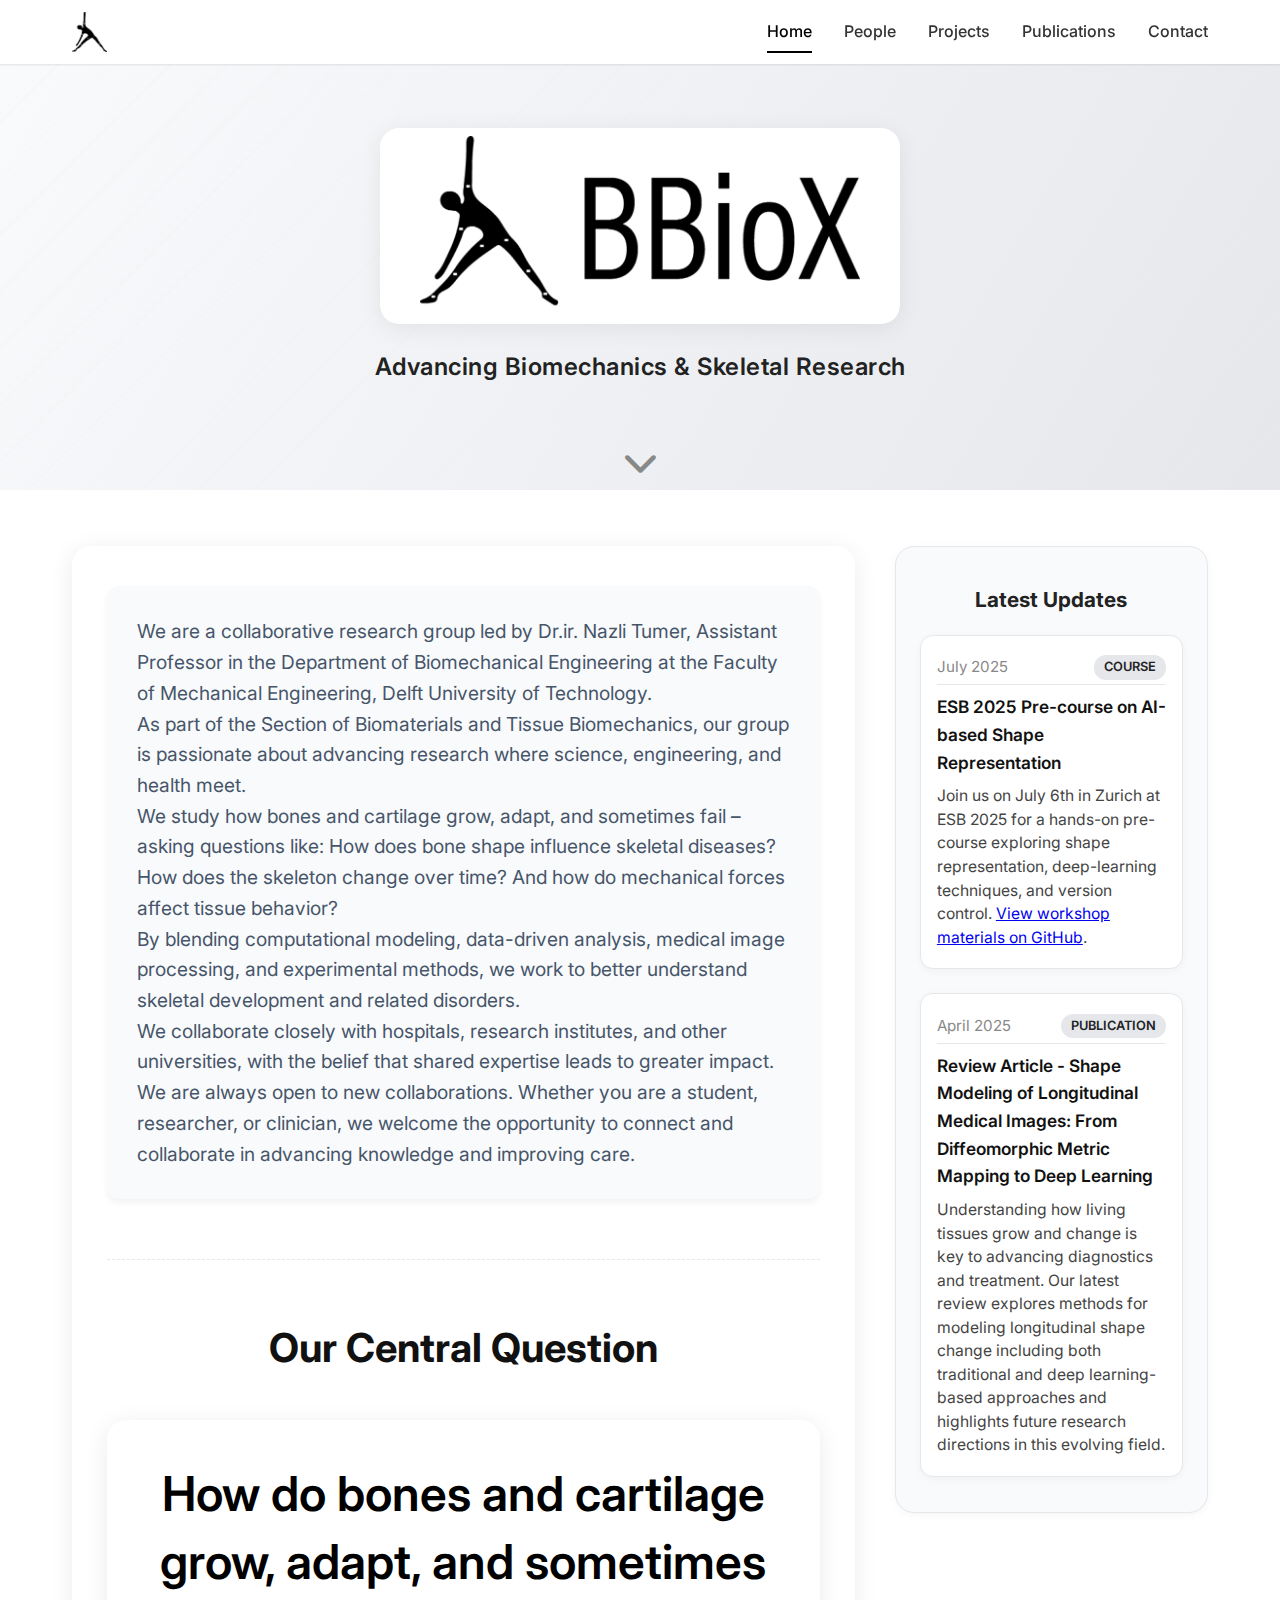
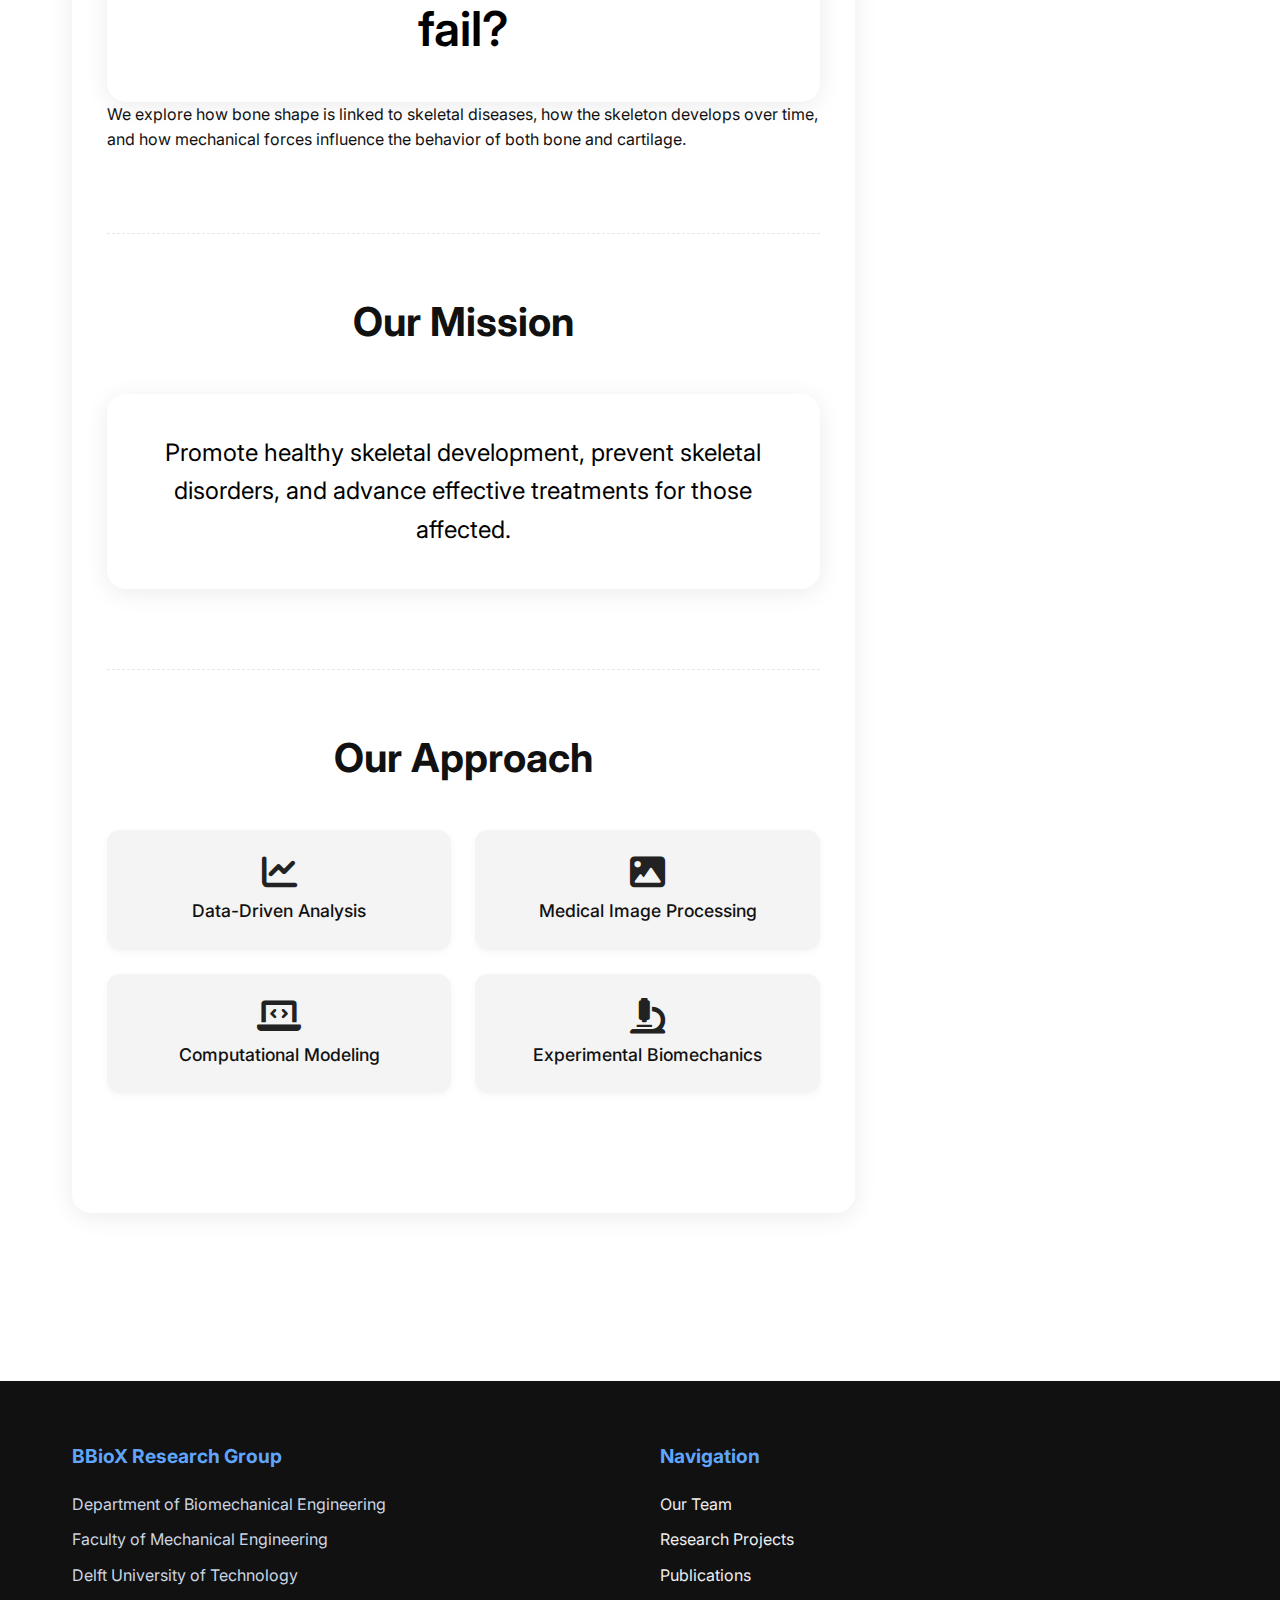
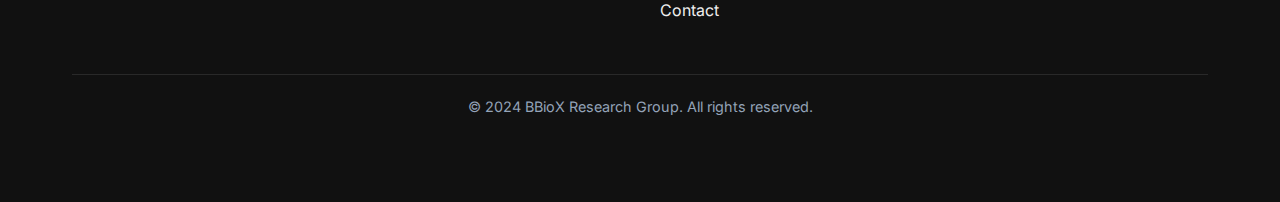
<file: docs/index.html>
<!DOCTYPE html>
<html lang="en">
<head>
    <meta charset="UTF-8">
    <meta name="viewport" content="width=device-width, initial-scale=1.0">
    <meta name="description" content="BBioX Research Group - Advancing Biomedical Research Through Innovation">
    <meta name="keywords" content="biomechanics, bone research, cartilage research, skeletal development, TU Delft">
    <meta name="author" content="BBioX Research Group">
    <meta property="og:title" content="BBioX Research Group">
    <meta property="og:description" content="Advancing Research in Biomechanics and Skeletal Development">
    <meta property="og:type" content="website">
    <meta property="og:url" content="https://mohofar.github.io/bbiox_lab_mo/">
    <title>BBioX Research Group</title>
    <link rel="icon" type="image/png" sizes="32x32" href="public/favicon-32x32.png">
    <link rel="icon" type="image/png" sizes="16x16" href="public/favicon-16x16.png">
    <link rel="apple-touch-icon" sizes="180x180" href="public/apple-touch-icon.png">
    <link rel="manifest" href="site.webmanifest">
    <link rel="stylesheet" href="styles.css">
    <link rel="stylesheet" href="https://cdnjs.cloudflare.com/ajax/libs/font-awesome/6.0.0/css/all.min.css">
    <link href="https://fonts.googleapis.com/css2?family=Inter:wght@400;500;600;700&display=swap" rel="stylesheet">
</head>
<body>
    <header>
        <nav>
            <div class="nav-container">
                <a href="index.html" class="logo"><img src="images/Logo_small.png" alt="BBioX Logo" class="logo-img"></a>
                <button class="mobile-menu-btn" aria-label="Toggle menu">
                    <i class="fas fa-bars"></i>
                </button>
                <div class="nav-links">
                    <a href="index.html" class="active">Home</a>
                    <a href="people.html">People</a>
                    <a href="projects.html">Projects</a>
                    <a href="publications.html">Publications</a>
                    <a href="contact.html">Contact</a>
                </div>
            </div>
        </nav>
    </header>

    <main>
        <section class="hero-pro">
            <div class="hero-bg-pro"></div>
            <div class="hero-content-pro" style="margin-top: 64px;">
                <img src="images/Logo_wide.png" alt="BBioX Research Group Logo" class="hero-logo-pro">
                <div class="hero-tagline-pro">Advancing Biomechanics & Skeletal Research</div>
                <div class="scroll-indicator-pro"><i class="fas fa-chevron-down"></i></div>
            </div>
        </section>
        <div class="container">
            <div class="section pro-grid">
                <div class="pro-main card-pro">
                    <div class="about-content">
                        <div class="intro-text body">
                            <p>We are a collaborative research group led by Dr.ir. Nazli Tumer, Assistant Professor in the Department of Biomechanical Engineering at the Faculty of Mechanical Engineering, Delft University of Technology.</p>
                            <p>As part of the Section of Biomaterials and Tissue Biomechanics, our group is passionate about advancing research where science, engineering, and health meet.</p>
                            <p>We study how bones and cartilage grow, adapt, and sometimes fail – asking questions like: How does bone shape influence skeletal diseases? How does the skeleton change over time? And how do mechanical forces affect tissue behavior?</p>
                            <p>By blending computational modeling, data-driven analysis, medical image processing, and experimental methods, we work to better understand skeletal development and related disorders.</p>
                            <p>We collaborate closely with hospitals, research institutes, and other universities, with the belief that shared expertise leads to greater impact. We are always open to new collaborations. Whether you are a student, researcher, or clinician, we welcome the opportunity to connect and collaborate in advancing knowledge and improving care.</p>
                        </div>
                        <div class="section-divider"></div>
                        <div class="research-focus">
                            <h2 class="h2">Our Central Question</h2>
                            <div class="mission-box card-pro" style="margin-bottom: 0;">
                                <p class="highlight" style="color: #000;">How do bones and cartilage grow, adapt, and sometimes fail?</p>
                            </div>
                            <p>We explore how bone shape is linked to skeletal diseases, how the skeleton develops over time, and how mechanical forces influence the behavior of both bone and cartilage.</p>
                        </div>
                        <div class="section-divider"></div>
                        <div class="mission-section">
                            <h2 class="h2">Our Mission</h2>
                            <div class="mission-box card-pro">
                                <p>Promote healthy skeletal development, prevent skeletal disorders, and advance effective treatments for those affected.</p>
                            </div>
                        </div>
                        <div class="section-divider"></div>
                        <div class="approach-section">
                            <h2 class="h2">Our Approach</h2>
                            <div class="approach-grid-pro">
                                <div class="approach-item-pro"><i class="fas fa-chart-line"></i><span>Data-Driven Analysis</span></div>
                                <div class="approach-item-pro"><i class="fas fa-image"></i><span>Medical Image Processing</span></div>
                                <div class="approach-item-pro"><i class="fas fa-laptop-code"></i><span>Computational Modeling</span></div>
                                <div class="approach-item-pro"><i class="fas fa-microscope"></i><span>Experimental Biomechanics</span></div>
                            </div>
                        </div>
                    </div>
                </div>
                <aside class="pro-sidebar card-pro news-sidebar-pro">
                    <div class="news-content-pro">
                        <h2>Latest Updates</h2>
                        <div class="news-list-pro">
                            <article class="news-item-pro">
                                <div class="news-header-pro">
                                    <span class="news-date">July 2025</span>
                                    <span class="news-tag">Course</span>
                                </div>
                                <h3>ESB 2025 Pre-course on AI-based Shape Representation</h3>
                                <p>Join us on July 6th in Zurich at ESB 2025 for a hands-on pre-course exploring shape representation, deep-learning techniques, and version control. <a href="https://github.com/BBioX/esb25_workshop_bbiox" target="_blank" rel="noopener noreferrer">View workshop materials on GitHub</a>.</p>

                            </article>
                            <article class="news-item-pro">
                                <div class="news-header-pro">
                                    <span class="news-date">April 2025</span>
                                    <span class="news-tag">Publication</span>
                                </div>
                                <h3>Review Article - Shape Modeling of Longitudinal Medical Images: From Diffeomorphic Metric Mapping to Deep Learning</h3>
                                <p>Understanding how living tissues grow and change is key to advancing diagnostics and treatment. Our latest review explores methods for modeling longitudinal shape change including both traditional and deep learning-based approaches and highlights future research directions in this evolving field.</p>
                            </article>
                        </div>
                    </div>
                </aside>
            </div>
        </div>
        <style>
        .hero-pro {
            background: linear-gradient(120deg, #f8fafc 0%, #e5e7eb 100%);
            padding: 0;
            position: relative;
            min-height: 340px;
            display: flex;
            align-items: center;
            justify-content: center;
            flex-direction: column;
        }
        .hero-bg-pro {
            position: absolute;
            top: 0; left: 0; right: 0; bottom: 0;
            background: repeating-linear-gradient(135deg, #ececec 0 2px, transparent 2px 40px);
            opacity: 0.18;
            z-index: 0;
        }
        .hero-content-pro {
            position: relative;
            z-index: 1;
            display: flex;
            flex-direction: column;
            align-items: center;
            justify-content: center;
            width: 100%;
        }
        .hero-logo-pro {
            max-width: 520px;
            width: 90%;
            height: auto;
            margin: 0 auto 1.5rem auto;
            background: #fff;
            padding: 0.5rem 2.5rem;
            border-radius: 1.2rem;
            box-shadow: 0 4px 24px rgba(0,0,0,0.07);
            display: block;
        }
        .hero-tagline-pro {
            font-size: 1.5rem;
            font-weight: 600;
            color: #222;
            margin-bottom: 1.5rem;
            letter-spacing: 0.5px;
            text-align: center;
        }
        .scroll-indicator-pro {
            margin-top: 1.5rem;
            color: #888;
            font-size: 2.2rem;
            animation: bounce 2s infinite;
            cursor: pointer;
        }
        @keyframes bounce {
            0%, 20%, 50%, 80%, 100% { transform: translateY(0); }
            40% { transform: translateY(-16px); }
            60% { transform: translateY(-8px); }
        }
        .pro-grid {
            display: grid;
            grid-template-columns: 2.5fr 1fr;
            gap: 2.5rem;
            align-items: flex-start;
            margin-top: 3.5rem;
        }
        .card-pro {
            background: #fff;
            border-radius: 1.2rem;
            box-shadow: 0 4px 24px rgba(0,0,0,0.08);
            padding: 2.5rem 2.2rem;
            margin-bottom: 2.5rem;
        }
        .pro-main.card-pro {
            min-width: 0;
        }
        .pro-sidebar.card-pro {
            min-width: 0;
            background: #f8fafc;
            border: 1.5px solid #e5e7eb;
        }
        .section-divider {
            border-bottom: 1.5px dashed #e5e7eb;
            margin: 2.5rem 0;
        }
        .approach-grid-pro {
            display: grid;
            grid-template-columns: repeat(2, 1fr);
            gap: 1.5rem;
            margin-top: 1.5rem;
        }
        .approach-item-pro {
            background: #f4f4f4;
            border-radius: 0.8rem;
            padding: 1.5rem 1rem;
            text-align: center;
            box-shadow: 0 2px 8px rgba(0,0,0,0.04);
            font-size: 1.1rem;
            font-weight: 500;
            transition: box-shadow 0.2s, background 0.2s;
        }
        .approach-item-pro i {
            font-size: 2.2rem;
            color: #222;
            margin-bottom: 0.5rem;
            display: block;
            transition: color 0.2s;
        }
        .approach-item-pro:hover {
            background: #e5e7eb;
            box-shadow: 0 4px 16px rgba(0,0,0,0.10);
        }
        .approach-item-pro:hover i {
            color: #000;
        }
        .news-sidebar-pro {
            background: #f8fafc;
            border: 1.5px solid #e5e7eb;
            box-shadow: 0 2px 8px rgba(0,0,0,0.04);
            border-radius: 1.2rem;
            padding: 2.2rem 1.5rem;
        }
        .news-content-pro h2 {
            font-size: 1.3rem;
            font-weight: 700;
            color: #222;
            margin-bottom: 1.2rem;
        }
        .news-list-pro {
            display: flex;
            flex-direction: column;
            gap: 1.5rem;
        }
        .news-item-pro {
            background: #fff;
            border-radius: 0.8rem;
            box-shadow: 0 2px 8px rgba(0,0,0,0.04);
            padding: 1.2rem 1rem;
            transition: box-shadow 0.2s, border 0.2s;
            border: 1.5px solid #e5e7eb;
        }
        .news-item-pro:hover {
            box-shadow: 0 4px 16px rgba(0,0,0,0.10);
            border: 1.5px solid #bdbdbd;
        }
        .news-header-pro {
            display: flex;
            justify-content: space-between;
            align-items: center;
            margin-bottom: 0.5rem;
            border-bottom: 1px solid #e5e7eb;
            padding-bottom: 0.3rem;
        }
        .news-date {
            color: #888;
            font-size: 0.95em;
        }
        .news-tag {
            background: #e5e7eb;
            color: #222;
            padding: 2px 10px;
            border-radius: 12px;
            font-size: 0.8em;
            font-weight: 600;
            text-transform: uppercase;
        }
        .news-item-pro h3 {
            color: #111;
            font-size: 1.08em;
            margin-bottom: 0.5rem;
            font-weight: 600;
        }
        .news-item-pro p {
            color: #444;
            font-size: 0.98em;
            margin: 0;
            line-height: 1.5;
        }
        @media (max-width: 1100px) {
            .pro-grid {
                grid-template-columns: 1fr;
            }
            .pro-sidebar.card-pro {
                margin-top: 2.5rem;
            }
        }
        @media (max-width: 700px) {
            .hero-logo-pro {
                max-width: 98vw;
                padding: 0.5rem 0.5rem;
            }
            .pro-grid {
                gap: 1.2rem;
            }
            .card-pro {
                padding: 1.2rem 0.7rem;
            }
            .approach-grid-pro {
                grid-template-columns: 1fr;
            }
        }
        </style>
        <script>
        // Scroll indicator click scrolls to main content
        document.addEventListener('DOMContentLoaded', function() {
            var scrollIndicator = document.querySelector('.scroll-indicator-pro');
            if(scrollIndicator) {
                scrollIndicator.addEventListener('click', function() {
                    document.querySelector('.container').scrollIntoView({behavior: 'smooth'});
                });
            }
        });
        </script>
    </main>

    <footer>
        <div class="container">
            <div class="footer-content">
                <div class="footer-section footer-logo-section">
                    <h3>BBioX Research Group</h3>
                    <p>Department of Biomechanical Engineering</p>
                    <p>Faculty of Mechanical Engineering</p>
                    <p>Delft University of Technology</p>
                </div>
                <div class="footer-section">
                    <h3>Navigation</h3>
                    <ul>
                        <li><a href="people.html">Our Team</a></li>
                        <li><a href="projects.html">Research Projects</a></li>
                        <li><a href="publications.html">Publications</a></li>
                        <li><a href="contact.html">Contact</a></li>
                    </ul>
                </div>
            </div>
            <div class="footer-bottom">
                <p>&copy; 2024 BBioX Research Group. All rights reserved.</p>
            </div>
        </div>
    </footer>

    <script>
        // Mobile menu toggle
        const mobileMenuBtn = document.querySelector('.mobile-menu-btn');
        const navLinks = document.querySelector('.nav-links');

        mobileMenuBtn.addEventListener('click', () => {
            navLinks.classList.toggle('active');
            mobileMenuBtn.classList.toggle('active');
        });
    </script>
</body>
</html>
</file>
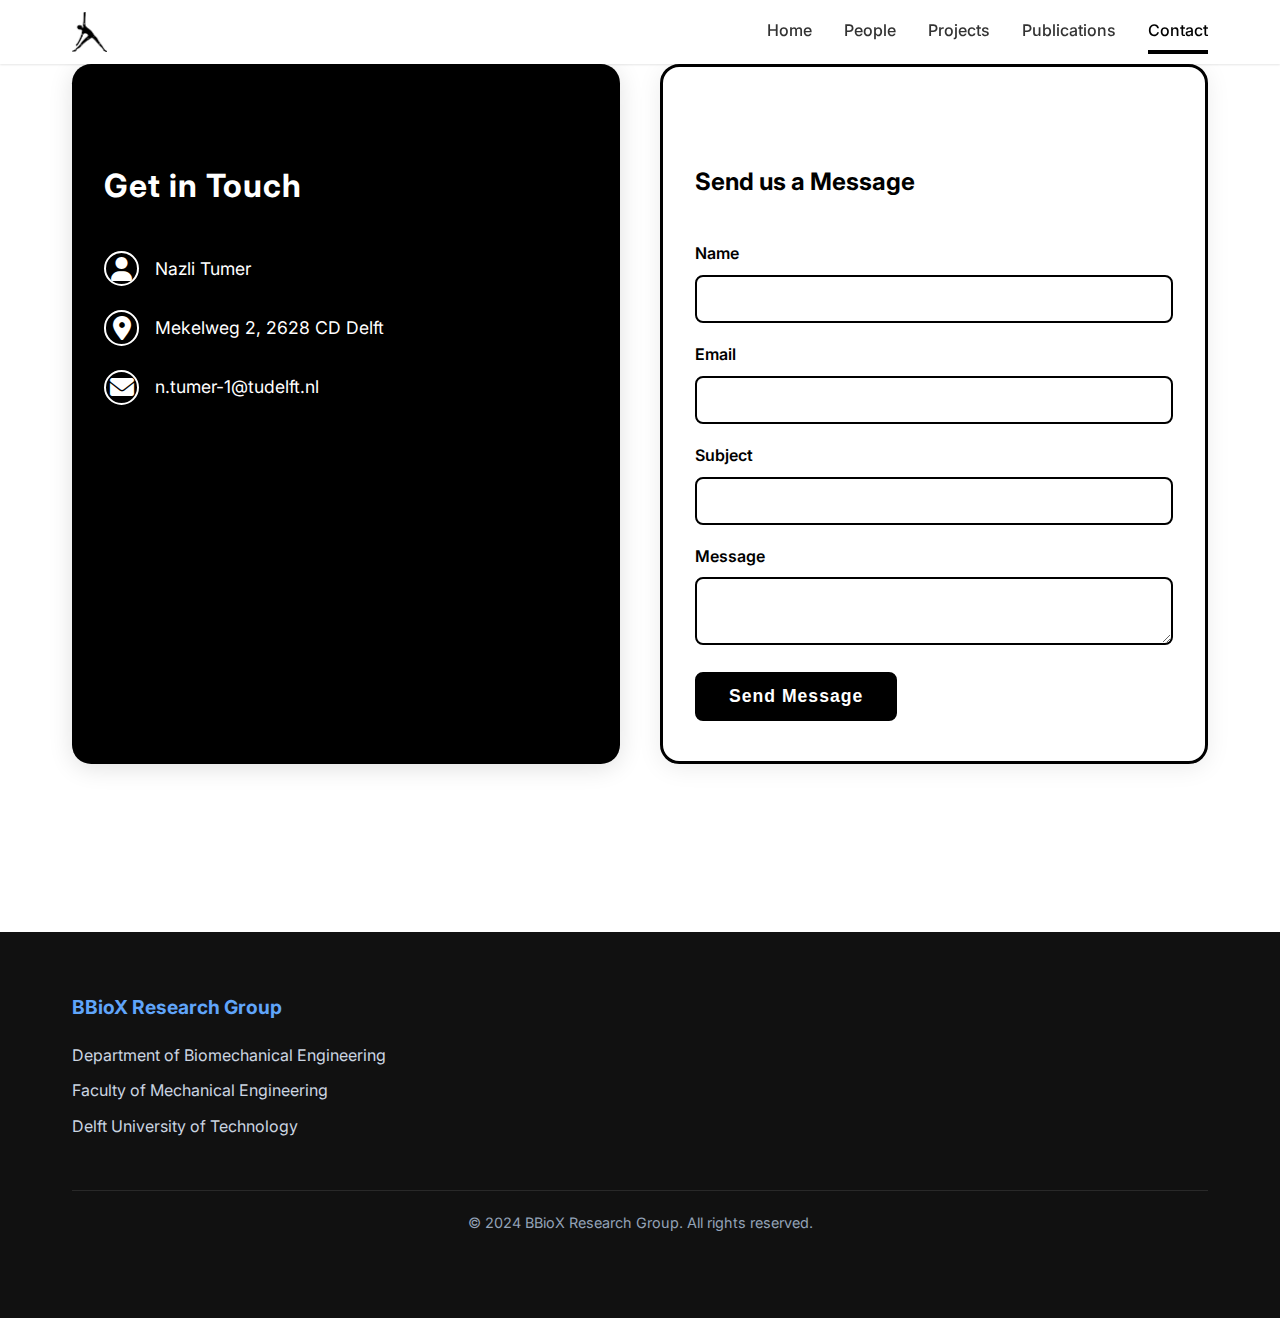
<file: docs/contact.html>
<!DOCTYPE html>
<html lang="en">
<head>
    <meta charset="UTF-8">
    <meta name="viewport" content="width=device-width, initial-scale=1.0">
    <meta name="description" content="BBioX Research Group - Contact Us">
    <meta name="keywords" content="biomedical research, contact, location">
    <meta name="author" content="BBioX Research Group">
    <meta property="og:title" content="BBioX Research Group - Contact">
    <meta property="og:description" content="Get in touch with our research team">
    <meta property="og:type" content="website">
    <meta property="og:url" content="https://mohofar.github.io/bbiox_lab_mo/contact.html">
    <title>Contact - BBioX Research Group</title>
    <link rel="icon" type="image/png" sizes="32x32" href="public/favicon-32x32.png">
    <link rel="icon" type="image/png" sizes="16x16" href="public/favicon-16x16.png">
    <link rel="apple-touch-icon" sizes="180x180" href="public/apple-touch-icon.png">
    <link rel="manifest" href="site.webmanifest">
    <link rel="stylesheet" href="styles.css">
    <link rel="stylesheet" href="https://cdnjs.cloudflare.com/ajax/libs/font-awesome/6.0.0/css/all.min.css">
    <link href="https://fonts.googleapis.com/css2?family=Inter:wght@400;500;600;700&display=swap" rel="stylesheet">
    <style>
        body {
            background: #fff;
            color: #111;
            font-family: 'Inter', sans-serif;
        }
        header, .nav-container, .nav-links a {
            color: #000 !important;
        }
        .nav-links a {
            color: #333 !important;
        }
        .nav-links a.active, .nav-links a:hover {
            color: #000 !important;
            border-bottom: 2px solid #000 !important;
        }
        .main-content {
            background: #fff;
            padding: 3rem 0;
        }
        .contact-info {
            background: #000;
            color: #fff;
            padding: 2.5rem 2rem;
            border-radius: 1.2rem;
            box-shadow: 0 4px 24px rgba(0,0,0,0.12);
            min-width: 320px;
            display: flex;
            flex-direction: column;
            align-items: flex-start;
        }
        .contact-info h3 {
            font-size: 2rem;
            font-weight: 700;
            margin-bottom: 2rem;
            letter-spacing: 1px;
        }
        .contact-details {
            width: 100%;
        }
        .contact-item {
            display: flex;
            align-items: center;
            margin-bottom: 1.5rem;
            font-size: 1.1rem;
        }
        .contact-item i {
            width: 2.2rem;
            height: 2.2rem;
            font-size: 1.5rem;
            color: #fff;
            border: 2px solid #fff;
            border-radius: 50%;
            display: flex;
            align-items: center;
            justify-content: center;
            margin-right: 1rem;
            background: #000;
        }
        .contact-form {
            background: #fff;
            border: 3px solid #000;
            border-radius: 1.2rem;
            padding: 2.5rem 2rem;
            box-shadow: 0 4px 24px rgba(0,0,0,0.08);
            min-width: 340px;
        }
        .contact-form h3 {
            font-size: 1.5rem;
            font-weight: 700;
            margin-bottom: 1.5rem;
            color: #000;
        }
        .form-group label {
            color: #000;
            font-weight: 600;
            margin-bottom: 0.5rem;
            display: block;
        }
        .form-group input, .form-group textarea {
            width: 100%;
            padding: 0.75rem;
            border: 2px solid #000;
            border-radius: 0.5rem;
            font-size: 1rem;
            margin-bottom: 1.2rem;
            background: #fff;
            color: #111;
            font-family: inherit;
            transition: border 0.2s;
        }
        .form-group input:focus, .form-group textarea:focus {
            border: 2.5px solid #000;
            outline: none;
        }
        .submit-btn {
            background: #000;
            color: #fff;
            border: 2px solid #000;
            border-radius: 0.5rem;
            padding: 0.75rem 2rem;
            font-size: 1.1rem;
            font-weight: 700;
            cursor: pointer;
            transition: background 0.2s, color 0.2s;
            letter-spacing: 1px;
        }
        .submit-btn:hover {
            background: #fff;
            color: #000;
        }
        @media (max-width: 900px) {
            .contact-container {
                flex-direction: column;
                align-items: stretch;
            }
            .contact-info, .contact-form {
                min-width: unset;
                width: 100%;
            }
        }
        .social-links i {
            color: #000 !important;
        }
        .social-links a {
            color: #000 !important;
            text-decoration: underline;
            text-underline-offset: 2px;
        }
        .social-links a:hover {
            color: #222 !important;
        }
        .section.grid {
            display: grid;
            grid-template-columns: repeat(12, 1fr);
            gap: 2.5rem;
        }
        .col-6 {
            grid-column: span 6;
        }
    </style>
</head>
<body>
    <header style="background: #fff;">
        <nav>
            <div class="nav-container">
                <a href="index.html" class="logo"><img src="images/Logo_small.png" alt="BBioX Logo" class="logo-img"></a>
                <button class="mobile-menu-btn" aria-label="Toggle menu">
                    <i class="fas fa-bars"></i>
                </button>
                <div class="nav-links">
                    <a href="index.html">Home</a>
                    <a href="people.html">People</a>
                    <a href="projects.html">Projects</a>
                    <a href="publications.html">Publications</a>
                    <a href="contact.html" class="active">Contact</a>
                </div>
            </div>
        </nav>
    </header>

    <main>
        <div class="container">
            <div class="section grid">
                <div class="col-6 card contact-info">
                    <h3 class="h2">Get in Touch</h3>
                    <div class="contact-details">
                        <div class="contact-item">
                            <i class="fas fa-user"></i>
                            <p>Nazli Tumer</p>
                        </div>
                        <div class="contact-item">
                            <i class="fas fa-map-marker-alt"></i>
                            <p>Mekelweg 2, 2628 CD Delft</p>
                        </div>
                        <div class="contact-item">
                            <i class="fas fa-envelope"></i>
                            <p>n.tumer-1@tudelft.nl</p>
                        </div>
                    </div>
                    <div class="social-links">
                        <a href="#"><i class="fab fa-twitter"></i></a>
                        <a href="#"><i class="fab fa-linkedin"></i></a>
                        <a href="#"><i class="fab fa-github"></i></a>
                    </div>
                </div>
                <div class="col-6 card contact-form">
                    <h3 class="h2">Send us a Message</h3>
                    <form action="#" method="POST">
                        <div class="form-group">
                            <label for="name">Name</label>
                            <input type="text" id="name" name="name" required>
                        </div>
                        <div class="form-group">
                            <label for="email">Email</label>
                            <input type="email" id="email" name="email" required>
                        </div>
                        <div class="form-group">
                            <label for="subject">Subject</label>
                            <input type="text" id="subject" name="subject" required>
                        </div>
                        <div class="form-group">
                            <label for="message">Message</label>
                            <textarea id="message" name="message" required></textarea>
                        </div>
                        <button type="submit" class="submit-btn">Send Message</button>
                    </form>
                </div>
            </div>
        </div>
    </main>

    <footer>
        <div class="container">
            <div class="footer-content">
                <div class="footer-section footer-logo-section">
                    <h3>BBioX Research Group</h3>
                    <p>Department of Biomechanical Engineering</p>
                    <p>Faculty of Mechanical Engineering</p>
                    <p>Delft University of Technology</p>
                </div>
            </div>
            <div class="footer-bottom">
                <p>&copy; 2024 BBioX Research Group. All rights reserved.</p>
            </div>
        </div>
    </footer>
</body>
</html>
</file>
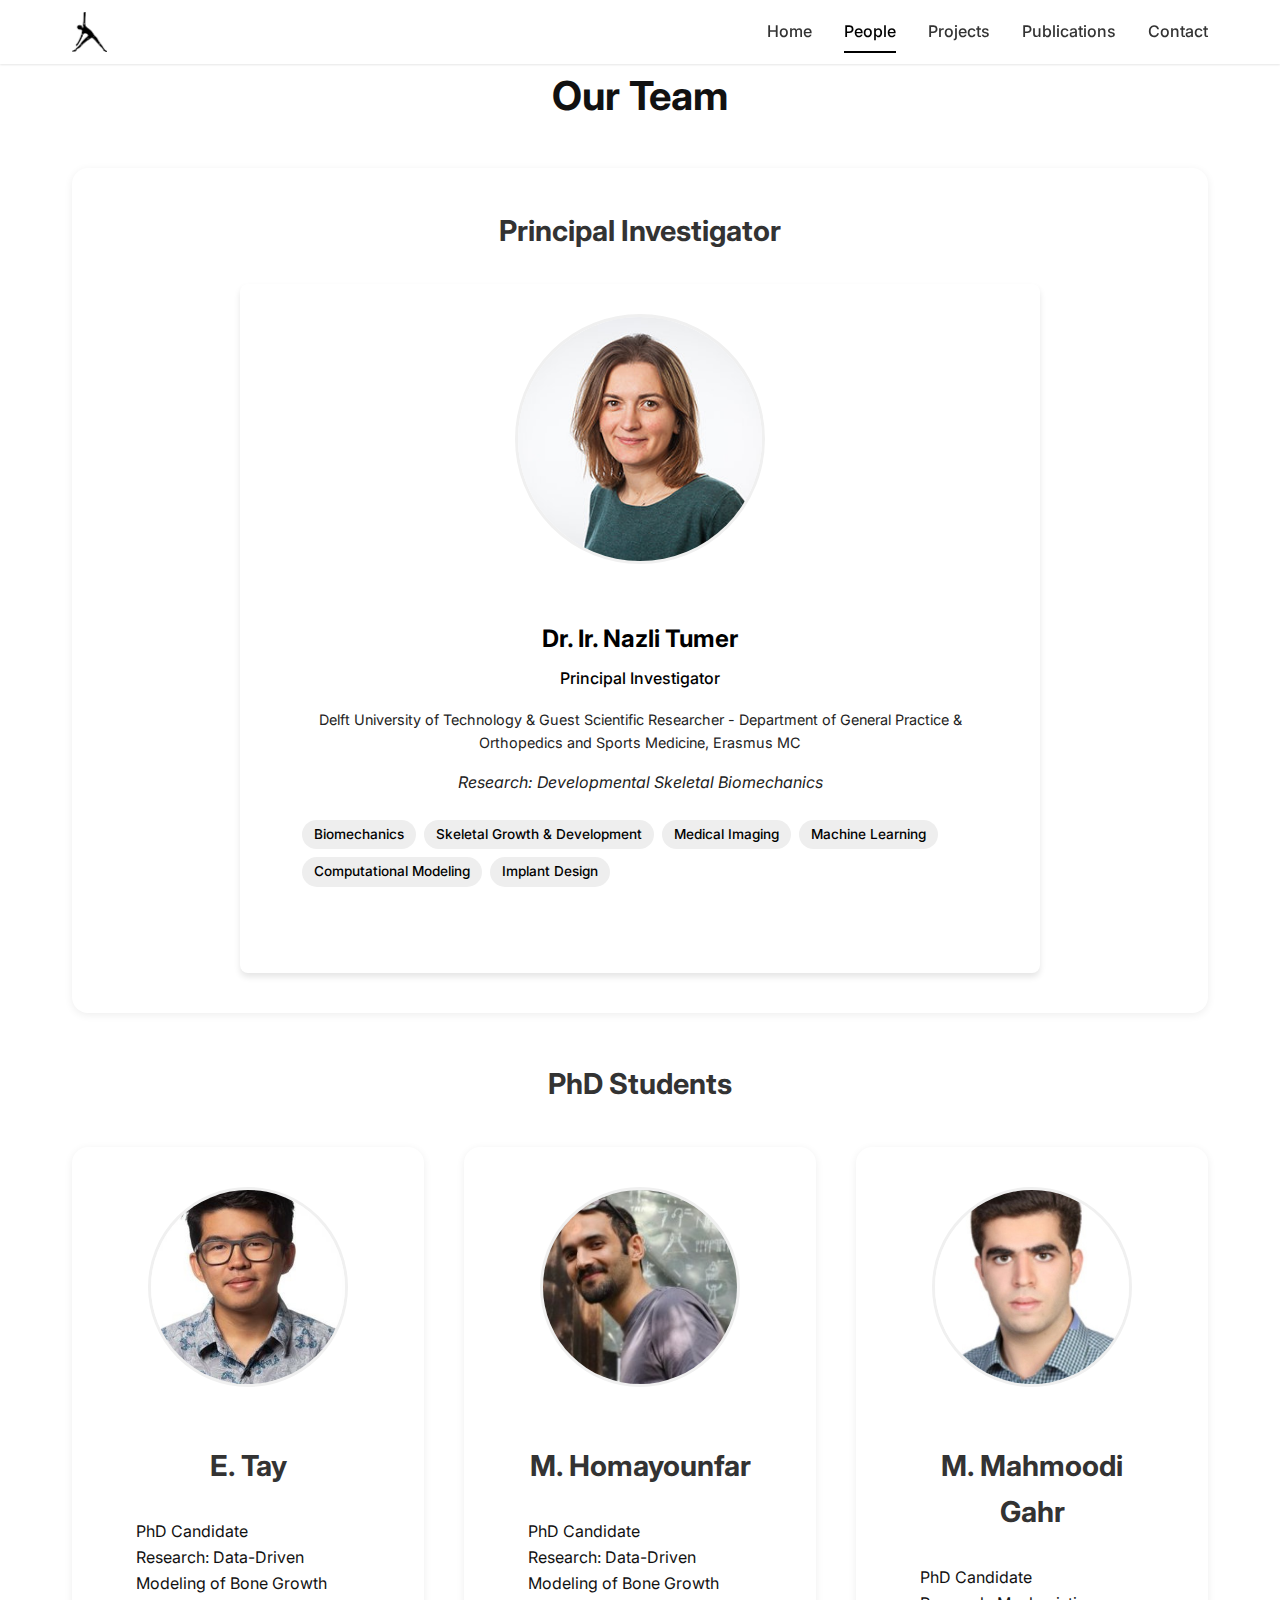
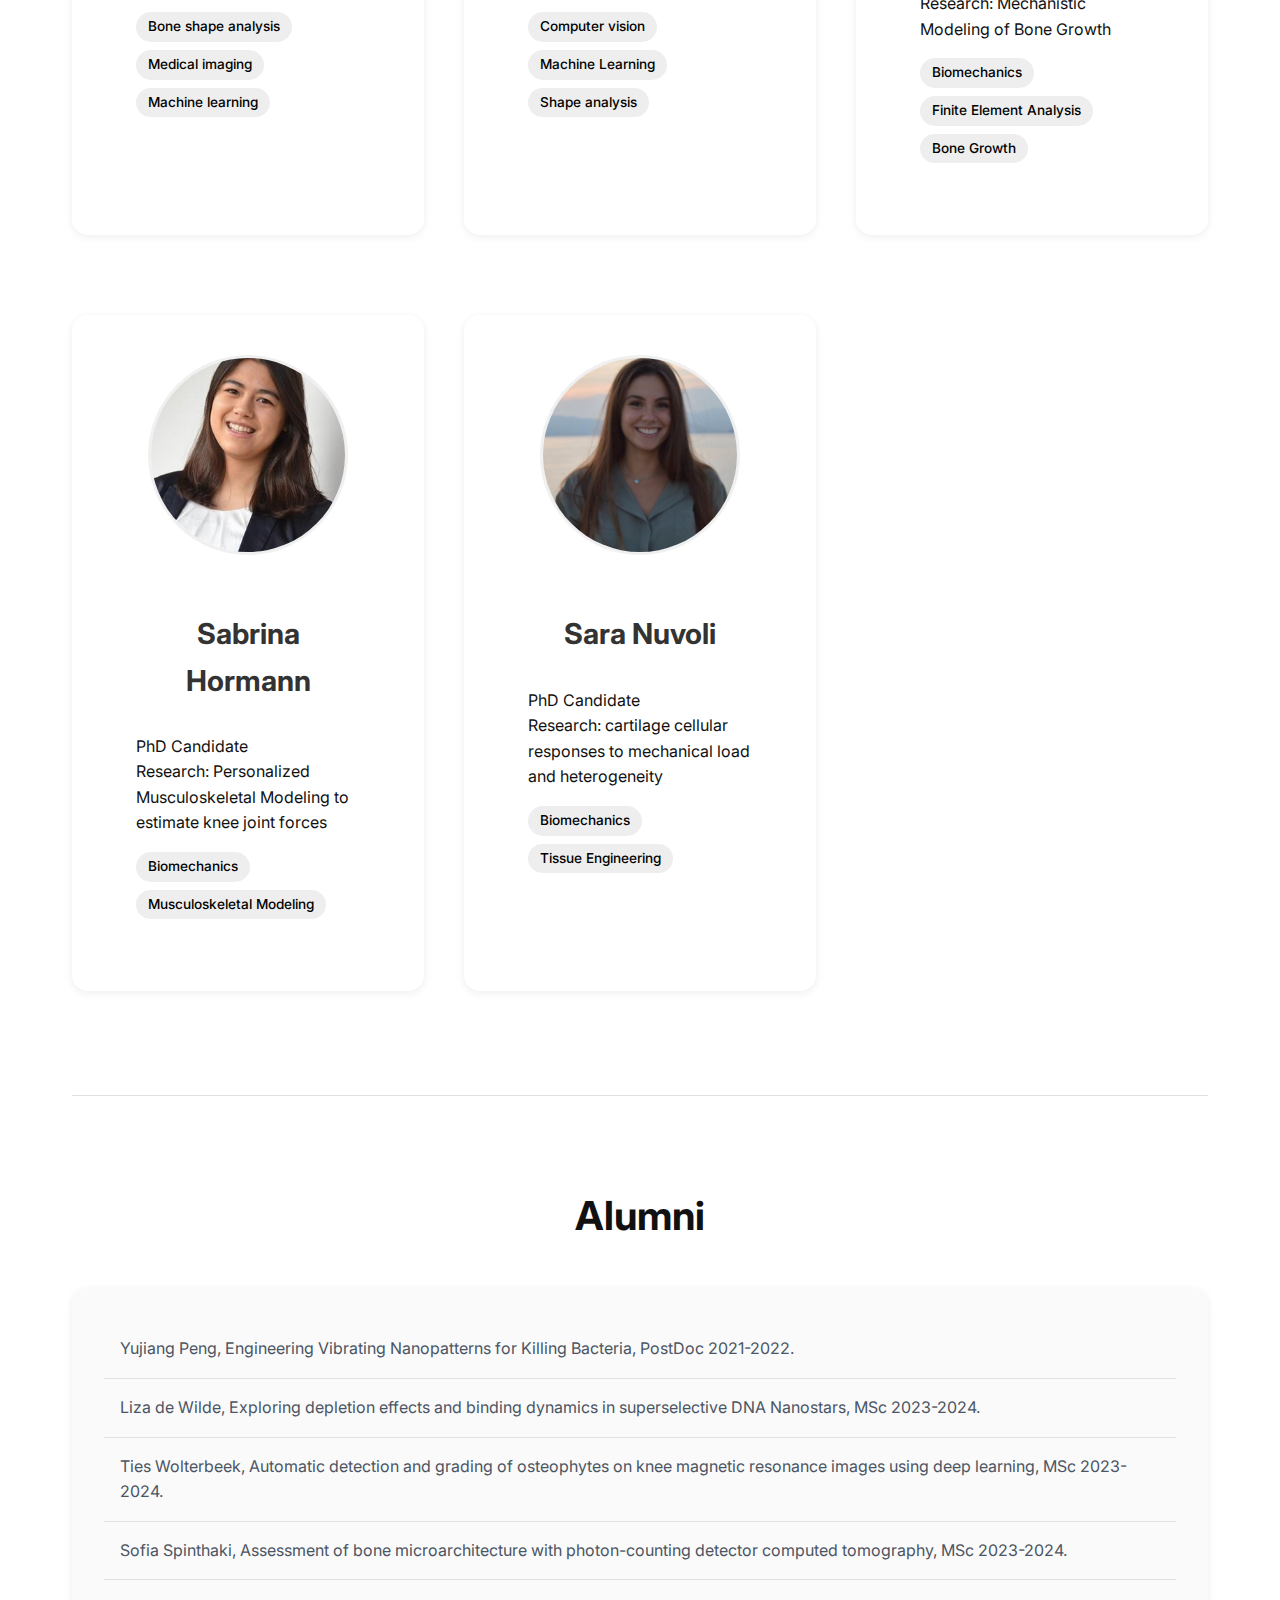
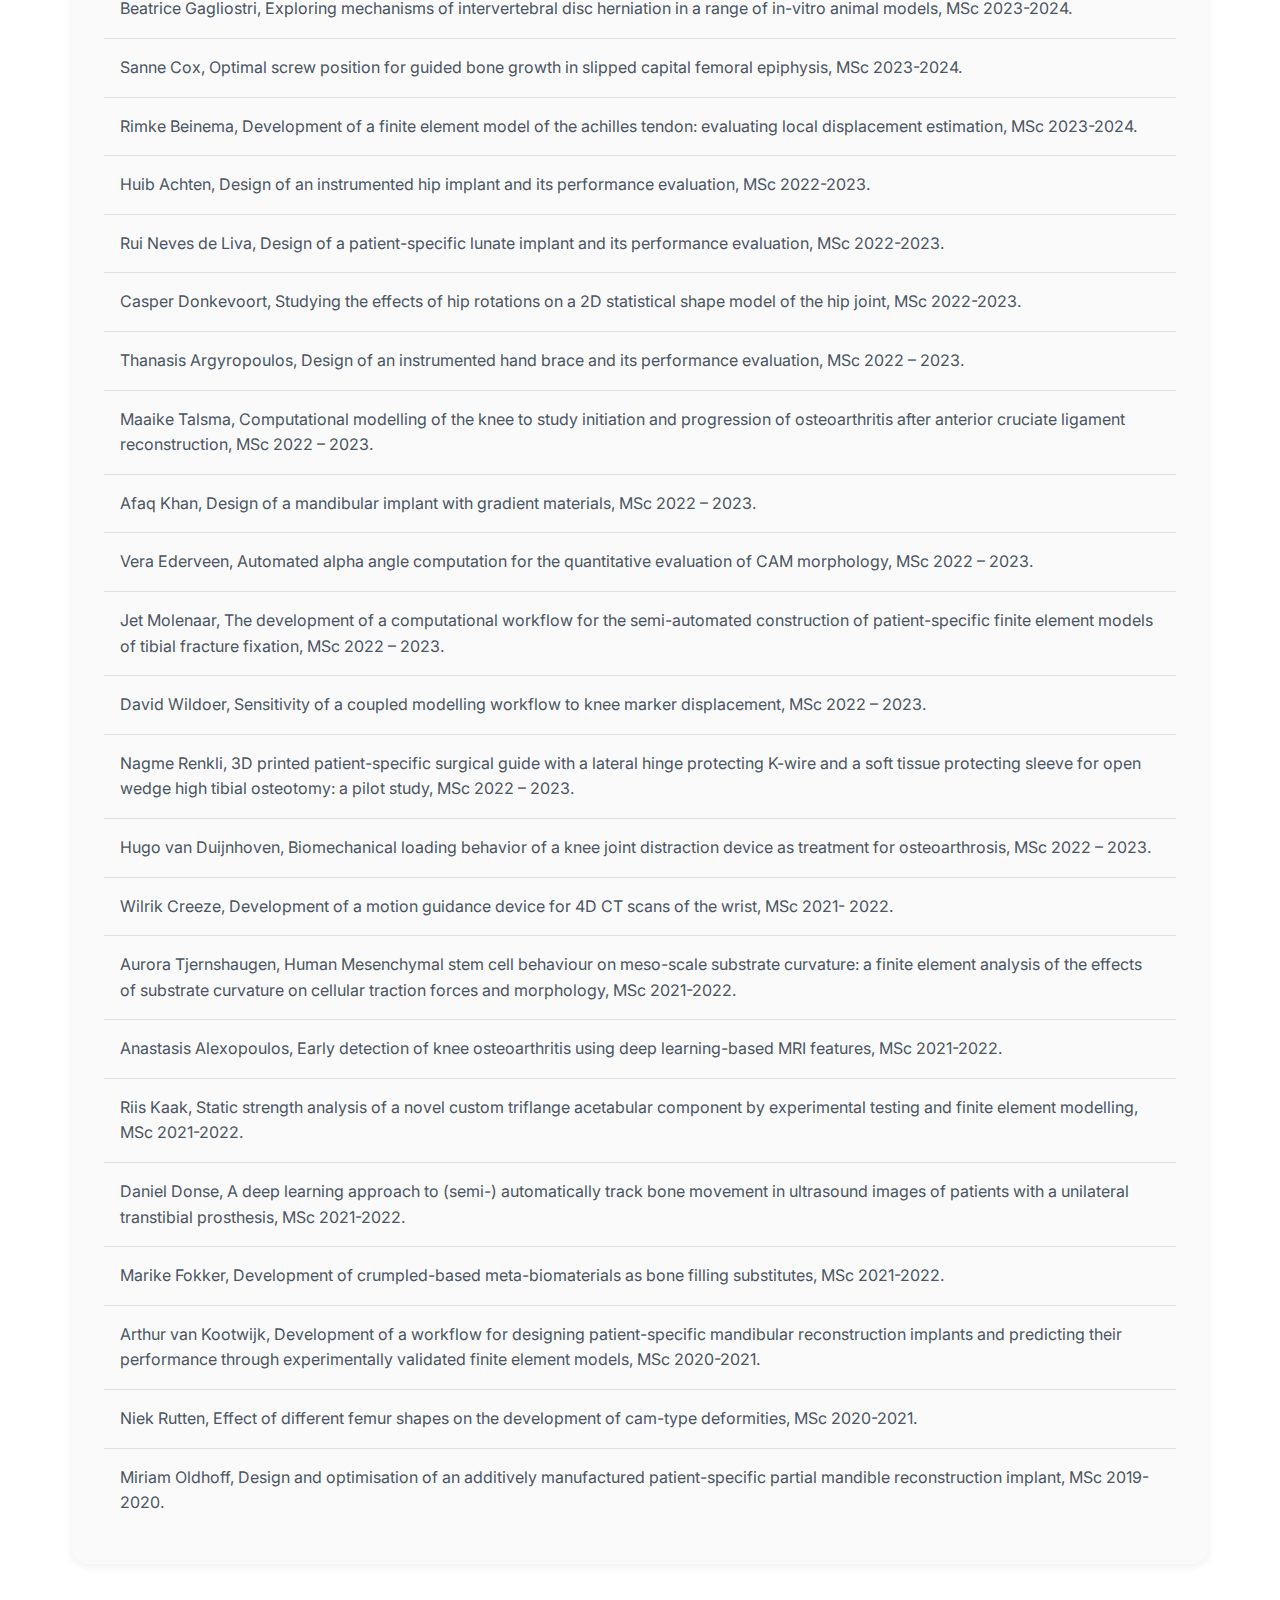
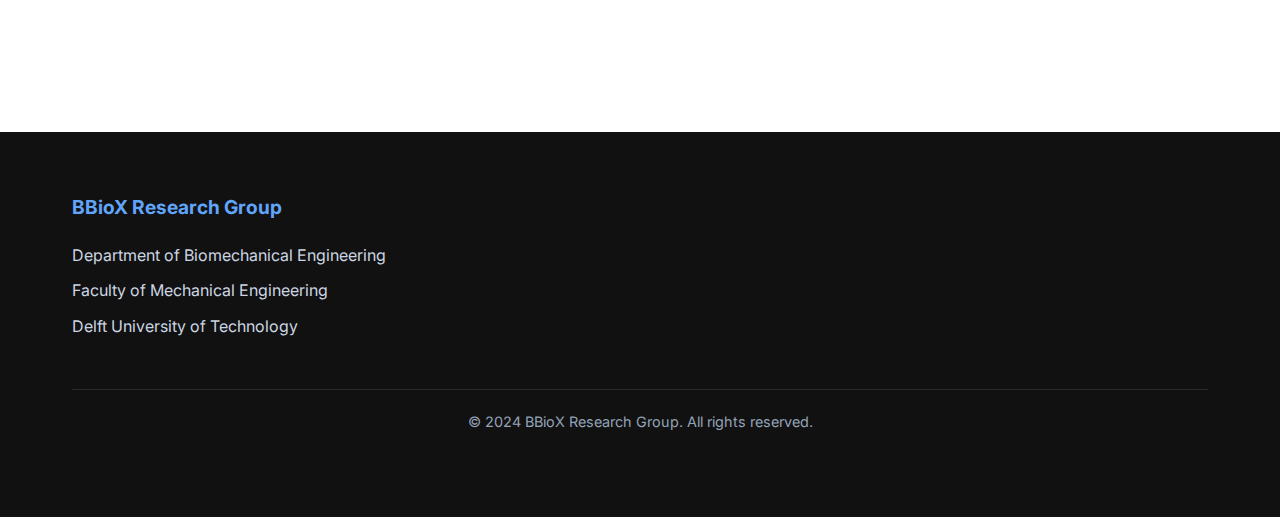
<file: docs/people.html>
<!DOCTYPE html>
<html lang="en">
<head>
    <meta charset="UTF-8">
    <meta name="viewport" content="width=device-width, initial-scale=1.0">
    <meta name="description" content="BBioX Research Group - Our Team">
    <meta name="keywords" content="biomechanics, bone research, cartilage research, skeletal development">
    <meta name="author" content="BBioX Research Group">
    <meta property="og:title" content="BBioX Research Group - Our Team">
    <meta property="og:description" content="Meet our team of researchers and faculty members">
    <meta property="og:type" content="website">
    <meta property="og:url" content="https://mohofar.github.io/bbiox_lab_mo/people.html">
    <title>Our Team - BBioX Research Group</title>
    <link rel="icon" type="image/png" sizes="32x32" href="public/favicon-32x32.png">
    <link rel="icon" type="image/png" sizes="16x16" href="public/favicon-16x16.png">
    <link rel="apple-touch-icon" sizes="180x180" href="public/apple-touch-icon.png">
    <link rel="manifest" href="site.webmanifest">
    <link rel="stylesheet" href="styles.css">
    <link rel="stylesheet" href="https://cdnjs.cloudflare.com/ajax/libs/font-awesome/6.0.0/css/all.min.css">
    <link href="https://fonts.googleapis.com/css2?family=Inter:wght@400;500;600;700&display=swap" rel="stylesheet">
    <style>
        .team-grid {
            display: grid;
            grid-template-columns: repeat(3, 1fr);
            gap: 2.5rem;
            margin-top: 2.5rem;
        }

        .team-member {
            background: white;
            border-radius: 0.5rem;
            overflow: hidden;
            box-shadow: 0 4px 6px rgba(0, 0, 0, 0.1);
            transition: transform 0.3s ease;
        }

        .team-member:hover {
            transform: translateY(-5px);
        }

        .team-member-image {
            width: 200px;
            height: 200px;
            object-fit: cover;
            border-radius: 50%;
            display: block;
            margin: 0 auto 1.5rem auto;
        }

        .team-info {
            padding: 2rem;
        }

        .team-member h3 {
            font-size: 1.5rem;
            margin-bottom: 0.5rem;
            color: #000;
        }

        .team-member .role {
            color: #000;
            font-weight: 500;
            margin-bottom: 1rem;
        }

        .team-member .title,
        .team-member .department,
        .team-member .affiliation {
            color: #222;
            margin-bottom: 0.5rem;
        }

        .team-member .research {
            color: #222;
            margin: 1rem 0;
        }

        .expertise-tags {
            display: flex;
            flex-wrap: wrap;
            gap: 0.5rem;
            margin-top: 1rem;
        }

        .expertise-tag {
            background: #eee;
            color: #000;
            padding: 0.25rem 0.75rem;
            border-radius: 2rem;
            font-size: 0.85rem;
            font-weight: 500;
            transition: all 0.3s ease;
        }

        .expertise-tag:hover {
            background: #e0e0e0;
            transform: translateY(-2px);
        }

        .pi-section {
            margin-bottom: 4rem;
        }

        .pi-section .team-member {
            max-width: 800px;
            margin: 0 auto;
        }

        .pi-section .team-info {
            padding: 2rem;
        }

        .pi-section .expertise-tags {
            margin: 1.5rem 0;
        }

        .alumni-section {
            margin-top: 4rem;
            padding-top: 2rem;
            border-top: 1px solid #e0e0e0;
        }

        .alumni-list {
            background: #fafafa;
            padding: 2rem;
            border-radius: 1rem;
            margin-top: 2rem;
        }

        .alumni-list ul {
            list-style: none;
            padding: 0;
        }

        .alumni-list li {
            padding: 1rem;
            border-bottom: 1px solid #e0e0e0;
        }

        .alumni-list li:last-child {
            border-bottom: none;
        }

        @media (max-width: 1024px) {
            .team-grid {
                grid-template-columns: repeat(2, 1fr);
            }
        }
        @media (max-width: 600px) {
            .team-grid {
                grid-template-columns: 1fr;
            }
        }
        .phd-section .h2 {
            margin-bottom: 2.5rem;
            margin-top: 2.5rem;
        }
        .section .h1 {
            margin-top: 3.5rem;
            margin-bottom: 2.5rem;
        }
    </style>
</head>
<body>
    <header>
        <nav>
            <div class="nav-container">
                <a href="index.html" class="logo"><img src="images/Logo_small.png" alt="BBioX Logo" class="logo-img"></a>
                <button class="mobile-menu-btn" aria-label="Toggle menu">
                    <i class="fas fa-bars"></i>
                </button>
                <div class="nav-links">
                    <a href="index.html">Home</a>
                    <a href="people.html" class="active">People</a>
                    <a href="projects.html">Projects</a>
                    <a href="publications.html">Publications</a>
                    <a href="contact.html">Contact</a>
                </div>
            </div>
        </nav>
    </header>

    <main>
        <div class="container">
            <div class="section">
                <h2 class="h1">Our Team</h2>
                <div class="pi-section card" style="margin-bottom: 3rem;">
                    <h3>Principal Investigator</h3>
                    <div class="team-member pi card">
                        <img src="images/Nazli.jpg" alt="Dr. Nazli Tumer" class="team-member-image" style="background:#fff;">
                        <div class="team-info">
                            <h3>Dr. Ir. Nazli Tumer</h3>
                            <p class="role">Principal Investigator</p>
                            <p class="title">Delft University of Technology & Guest Scientific Researcher - Department of General Practice & Orthopedics and Sports Medicine, Erasmus MC</p>
                            <p class="research">Research: Developmental Skeletal Biomechanics</p>
                            <div class="expertise-tags">
                                <span class="expertise-tag">Biomechanics</span>
                                <span class="expertise-tag">Skeletal Growth & Development</span>
                                <span class="expertise-tag">Medical Imaging</span>
                                <span class="expertise-tag">Machine Learning</span>
                                <span class="expertise-tag">Computational Modeling</span>
                                <span class="expertise-tag">Implant Design</span>
                            </div>
                        </div>
                    </div>
                </div>
                <div class="phd-section">
                    <h3 class="h2">PhD Students</h3>
                    <div class="team-grid">
                        <div class="card">
                            <img src="images/edwin.jpg" alt="E. Tay" class="team-member-image">
                            <div class="team-info">
                                <h3>E. Tay</h3>
                                <p class="role">PhD Candidate</p>
                                <p class="research">Research: Data-Driven Modeling of Bone Growth</p>
                                <div class="expertise-tags">
                                    <span class="expertise-tag">Bone shape analysis</span>
                                    <span class="expertise-tag">Medical imaging</span>
                                    <span class="expertise-tag">Machine learning</span>
                                </div>
                            </div>
                        </div>
                        <div class="card">
                            <img src="images/morteza.jpg" alt="M. Homayounfar" class="team-member-image">
                            <div class="team-info">
                                <h3>M. Homayounfar</h3>
                                <p class="role">PhD Candidate</p>
                                <p class="research">Research: Data-Driven Modeling of Bone Growth</p>
                                <div class="expertise-tags">
                                    <span class="expertise-tag">Computer vision</span>
                                    <span class="expertise-tag">Machine Learning</span>
                                    <span class="expertise-tag">Shape analysis</span>
                                </div>
                            </div>
                        </div>
                        <div class="card">
                            <img src="images/mohammad.jpg" alt="M. Mahmoodi Gahr" class="team-member-image">
                            <div class="team-info">
                                <h3>M. Mahmoodi Gahr</h3>
                                <p class="role">PhD Candidate</p>
                                <p class="research">Research: Mechanistic Modeling of Bone Growth</p>
                                <div class="expertise-tags">
                                    <span class="expertise-tag">Biomechanics</span>
                                    <span class="expertise-tag">Finite Element Analysis</span>
                                    <span class="expertise-tag">Bone Growth</span>
                                </div>
                            </div>
                        </div>
                        <div class="card">
                            <img src="images/sabrina.jpg" alt="Sabrina Hormann" class="team-member-image">
                            <div class="team-info">
                                <h3>Sabrina Hormann</h3>
                                <p class="role">PhD Candidate</p>
                                <p class="research">Research: Personalized Musculoskeletal Modeling to estimate knee joint forces</p>
                                <div class="expertise-tags">
                                    <span class="expertise-tag">Biomechanics</span>
                                    <span class="expertise-tag">Musculoskeletal Modeling</span>
                                </div>
                            </div>
                        </div>
                        <div class="card">
                            <img src="images/sara.jpg" alt="Sara Nuvoli" class="team-member-image">
                            <div class="team-info">
                                <h3>Sara Nuvoli</h3>
                                <p class="role">PhD Candidate</p>
                                <p class="research">Research: cartilage cellular responses to mechanical load and heterogeneity</p>
                                <div class="expertise-tags">
                                    <span class="expertise-tag">Biomechanics</span>
                                    <span class="expertise-tag">Tissue Engineering</span>
                                </div>
                            </div>
                        </div>
                    </div>
                </div>
                <div class="alumni-section section pattern-bg">
                    <h2 class="h2">Alumni</h2>
                    <div class="alumni-list card">
                        <ul>
                            <li>Yujiang Peng, Engineering Vibrating Nanopatterns for Killing Bacteria, PostDoc 2021-2022.</li>
                            <li>Liza de Wilde, Exploring depletion effects and binding dynamics in superselective DNA Nanostars, MSc 2023-2024.</li>
                            <li>Ties Wolterbeek, Automatic detection and grading of osteophytes on knee magnetic resonance images using deep learning, MSc 2023-2024.</li>
                            <li>Sofia Spinthaki, Assessment of bone microarchitecture with photon-counting detector computed tomography, MSc 2023-2024.</li>
                            <li>Beatrice Gagliostri, Exploring mechanisms of intervertebral disc herniation in a range of in-vitro animal models, MSc 2023-2024.</li>
                            <li>Sanne Cox, Optimal screw position for guided bone growth in slipped capital femoral epiphysis, MSc 2023-2024.</li>
                            <li>Rimke Beinema, Development of a finite element model of the achilles tendon: evaluating local displacement estimation, MSc 2023-2024.</li>
                            <li>Huib Achten, Design of an instrumented hip implant and its performance evaluation, MSc 2022-2023.</li>
                            <li>Rui Neves de Liva, Design of a patient-specific lunate implant and its performance evaluation, MSc 2022-2023.</li>
                            <li>Casper Donkevoort, Studying the effects of hip rotations on a 2D statistical shape model of the hip joint, MSc 2022-2023.</li>
                            <li>Thanasis Argyropoulos, Design of an instrumented hand brace and its performance evaluation, MSc 2022 – 2023.</li>
                            <li>Maaike Talsma, Computational modelling of the knee to study initiation and progression of osteoarthritis after anterior cruciate ligament reconstruction, MSc 2022 – 2023.</li>
                            <li>Afaq Khan, Design of a mandibular implant with gradient materials, MSc 2022 – 2023.</li>
                            <li>Vera Ederveen, Automated alpha angle computation for the quantitative evaluation of CAM morphology, MSc 2022 – 2023.</li>
                            <li>Jet Molenaar, The development of a computational workflow for the semi-automated construction of patient-specific finite element models of tibial fracture fixation, MSc 2022 – 2023.</li>
                            <li>David Wildoer, Sensitivity of a coupled modelling workflow to knee marker displacement, MSc 2022 – 2023.</li>
                            <li>Nagme Renkli, 3D printed patient-specific surgical guide with a lateral hinge protecting K-wire and a soft tissue protecting sleeve for open wedge high tibial osteotomy: a pilot study, MSc 2022 – 2023.</li>
                            <li>Hugo van Duijnhoven, Biomechanical loading behavior of a knee joint distraction device as treatment for osteoarthrosis, MSc 2022 – 2023.</li>
                            <li>Wilrik Creeze, Development of a motion guidance device for 4D CT scans of the wrist, MSc 2021- 2022.</li>
                            <li>Aurora Tjernshaugen, Human Mesenchymal stem cell behaviour on meso-scale substrate curvature: a finite element analysis of the effects of substrate curvature on cellular traction forces and morphology, MSc 2021-2022.</li>
                            <li>Anastasis Alexopoulos, Early detection of knee osteoarthritis using deep learning-based MRI features, MSc 2021-2022.</li>
                            <li>Riis Kaak, Static strength analysis of a novel custom triflange acetabular component by experimental testing and finite element modelling, MSc 2021-2022.</li>
                            <li>Daniel Donse, A deep learning approach to (semi-) automatically track bone movement in ultrasound images of patients with a unilateral transtibial prosthesis, MSc 2021-2022.</li>
                            <li>Marike Fokker, Development of crumpled-based meta-biomaterials as bone filling substitutes, MSc 2021-2022.</li>
                            <li>Arthur van Kootwijk, Development of a workflow for designing patient-specific mandibular reconstruction implants and predicting their performance through experimentally validated finite element models, MSc 2020-2021.</li>
                            <li>Niek Rutten, Effect of different femur shapes on the development of cam-type deformities, MSc 2020-2021.</li>
                            <li>Miriam Oldhoff, Design and optimisation of an additively manufactured patient-specific partial mandible reconstruction implant, MSc 2019-2020.</li>
                        </ul>
                    </div>
                </div>
            </div>
        </div>
    </main>

    <footer>
        <div class="container">
            <div class="footer-content">
                <div class="footer-section footer-logo-section">
                    <h3>BBioX Research Group</h3>
                    <p>Department of Biomechanical Engineering</p>
                    <p>Faculty of Mechanical Engineering</p>
                    <p>Delft University of Technology</p>
                </div>
            </div>
            <div class="footer-bottom">
                <p>&copy; 2024 BBioX Research Group. All rights reserved.</p>
            </div>
        </div>
    </footer>

    <script>
        // Mobile menu toggle
        const mobileMenuBtn = document.querySelector('.mobile-menu-btn');
        const navLinks = document.querySelector('.nav-links');

        mobileMenuBtn.addEventListener('click', () => {
            navLinks.classList.toggle('active');
            mobileMenuBtn.classList.toggle('active');
        });
    </script>
</body>
</html>
</file>
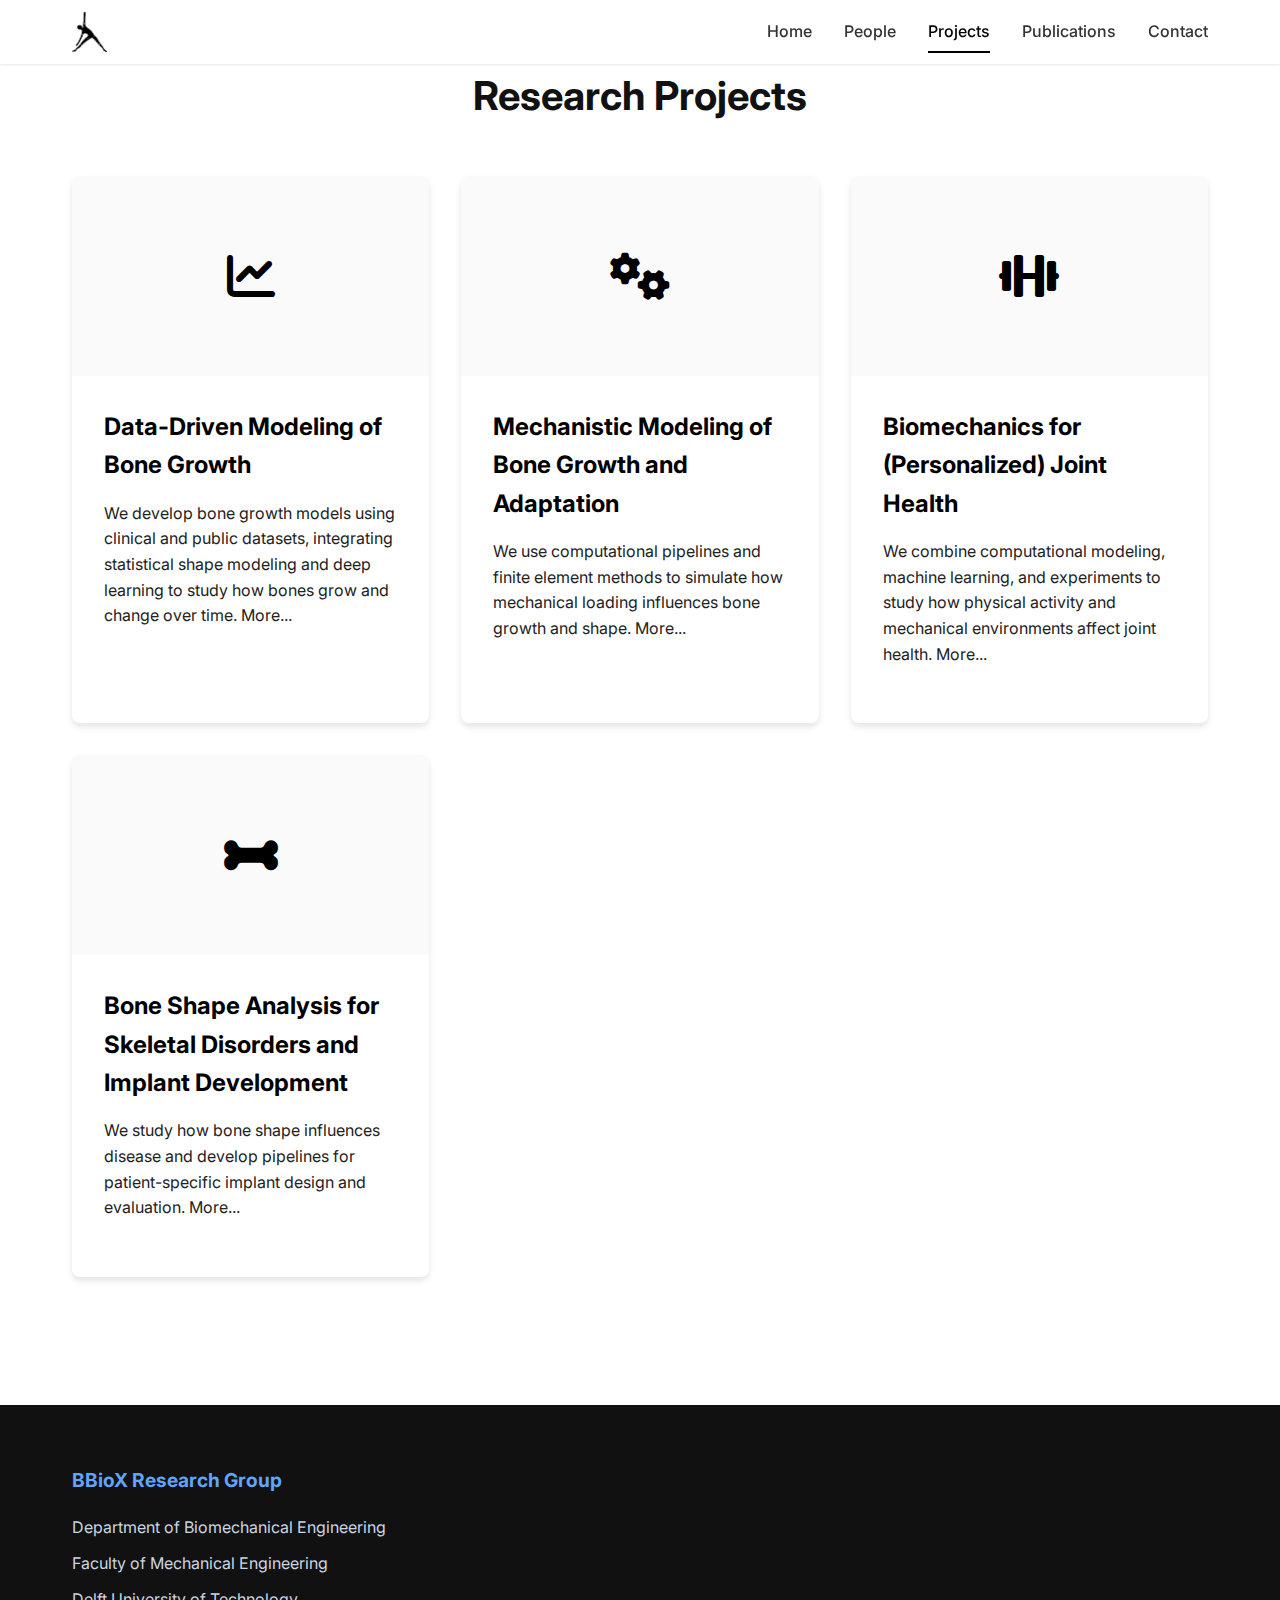
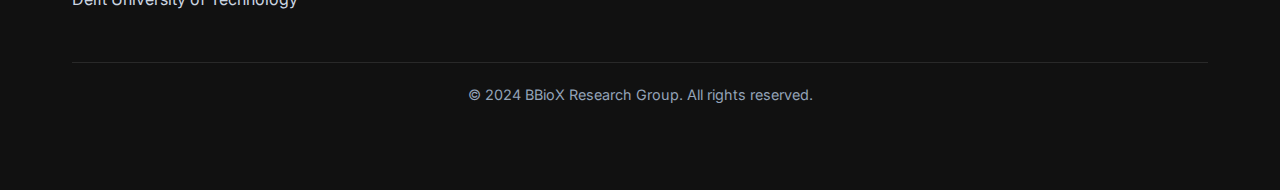
<file: docs/projects.html>
<!DOCTYPE html>
<html lang="en">
<head>
    <meta charset="UTF-8">
    <meta name="viewport" content="width=device-width, initial-scale=1.0">
    <meta name="description" content="BBioX Research Group - Our Research Projects">
    <meta name="keywords" content="biomechanics, skeletal development, medical imaging, computational modeling">
    <meta name="author" content="BBioX Research Group">
    <meta property="og:title" content="BBioX Research Group - Research Projects">
    <meta property="og:description" content="Explore our current research projects in biomechanics and skeletal development">
    <meta property="og:type" content="website">
    <meta property="og:url" content="https://mohofar.github.io/bbiox_lab_mo/projects.html">
    <title>Research Projects - BBioX Research Group</title>
    <link rel="icon" type="image/png" sizes="32x32" href="public/favicon-32x32.png">
    <link rel="icon" type="image/png" sizes="16x16" href="public/favicon-16x16.png">
    <link rel="apple-touch-icon" sizes="180x180" href="public/apple-touch-icon.png">
    <link rel="manifest" href="site.webmanifest">
    <link rel="stylesheet" href="styles.css">
    <link rel="stylesheet" href="https://cdnjs.cloudflare.com/ajax/libs/font-awesome/6.0.0/css/all.min.css">
    <link href="https://fonts.googleapis.com/css2?family=Inter:wght@400;500;600;700&display=swap" rel="stylesheet">
    <style>
        .projects-grid {
            display: grid;
            grid-template-columns: repeat(auto-fit, minmax(350px, 1fr));
            gap: 2rem;
            margin-top: 3rem;
        }

        .project-card {
            background: white;
            border-radius: 0.5rem;
            overflow: hidden;
            box-shadow: 0 4px 6px rgba(0, 0, 0, 0.1);
            transition: transform 0.3s ease;
        }

        .project-card:hover {
            transform: translateY(-5px);
        }

        .project-image {
            width: 100%;
            height: 200px;
            object-fit: cover;
            background-color: #fafafa;
            display: flex;
            align-items: center;
            justify-content: center;
            font-size: 3rem;
            color: #000;
        }

        .project-content {
            padding: 2rem;
        }

        .project-content h3 {
            font-size: 1.5rem;
            margin-bottom: 1rem;
            color: #000;
        }

        .project-content p {
            color: #222;
            margin-bottom: 1.5rem;
            line-height: 1.6;
        }

        .project-tags {
            display: flex;
            flex-wrap: wrap;
            gap: 0.5rem;
            margin-bottom: 1.5rem;
        }

        .project-tag {
            background: #eee;
            color: #000;
            padding: 0.25rem 0.75rem;
            border-radius: 1rem;
            font-size: 0.875rem;
            font-weight: 500;
        }

        .project-collaborators {
            font-size: 0.875rem;
            color: #333;
            margin-top: 1rem;
            padding-top: 1rem;
            border-top: 1px solid #e0e0e0;
        }

        .section-intro {
            max-width: 800px;
            margin: 0 auto 3rem;
            text-align: center;
            color: #444;
            line-height: 1.6;
        }
    </style>
</head>
<body>
    <header>
        <nav>
            <div class="nav-container">
                <a href="index.html" class="logo"><img src="images/Logo_small.png" alt="BBioX Logo" class="logo-img"></a>
                <button class="mobile-menu-btn" aria-label="Toggle menu">
                    <i class="fas fa-bars"></i>
                </button>
                <div class="nav-links">
                    <a href="index.html">Home</a>
                    <a href="people.html">People</a>
                    <a href="projects.html" class="active">Projects</a>
                    <a href="publications.html">Publications</a>
                    <a href="contact.html">Contact</a>
                </div>
            </div>
        </nav>
    </header>

    <main>
        <div class="container">
            <div class="section">
                <h2 class="h1">Research Projects</h2>
                <div class="projects-grid grid">
                    <div class="project-card">
                        <div class="project-image">
                            <i class="fas fa-chart-line"></i>
                        </div>
                        <div class="project-content">
                            <h3>Data-Driven Modeling of Bone Growth</h3>
                            <p>We develop bone growth models using clinical and public datasets, integrating statistical shape modeling and deep learning to study how bones grow and change over time. <span class="more-pubs-link" id="morelink1" onclick="toggleMore('more1','morelink1')">More...</span></p>
                            <div id="more1" style="display:none; color:#222; font-size:0.98em; margin-top:0.5em;">
                                We develop bone growth models using both publicly available datasets and clinical data from medical centers – most notably the Generation R cohort dataset at Erasmus MC. Our approach integrates a range of techniques, from statistical shape modeling to advanced deep learning methods, to investigate how bones grow and change over time.<br><br>
                                Some of the key questions we explore include: How does bone shape vary across different age groups? Can we predict joint growth patterns associated with skeletal conditions such as hip dysplasia?<br><br>
                                Working with pediatric datasets presents unique challenges, including the limited availability of follow-up medical images, restricted use of CT scans, and the complex, nonlinear nature of bone growth - among others. Our team actively addresses these challenges through innovative modeling strategies. Two of our current PhD researchers (Edwin Tay and Morteza Homayounfar) have been closely involved in developing growth models based on medical imaging. While our work has so far focused on the hand and hip regions, the methodologies we develop are broadly applicable. With access to appropriate datasets, these models can be extended to other anatomical regions, offering valuable insights into musculoskeletal development and disease.
                            </div>
                        </div>
                    </div>
                    <div class="project-card">
                        <div class="project-image">
                            <i class="fas fa-cogs"></i>
                        </div>
                        <div class="project-content">
                            <h3>Mechanistic Modeling of Bone Growth and Adaptation</h3>
                            <p>We use computational pipelines and finite element methods to simulate how mechanical loading influences bone growth and shape. <span class="more-pubs-link" id="morelink2" onclick="toggleMore('more2','morelink2')">More...</span></p>
                            <div id="more2" style="display:none; color:#222; font-size:0.98em; margin-top:0.5em;">
                                Mechanical forces play a vital role in how bones develop, grow, and adapt. To better understand these processes, we are developing (semi-)automated computational pipelines—primarily based on the finite element method—to simulate how mechanical loading influences bone growth and shape over time. One of the key questions we explore is whether certain loading conditions, such as those that can be modified through non-invasive physical exercise, can help prevent the development of skeletal disorders.<br><br>
                                One of our current PhD researchers (Mohammad Mahmoodi Gahr) is actively developing automated modeling workflows to study bone growth, adaptation, and the effects of mechanical forces on these processes. Supported by several MSc projects, we are contributing to the development of computational models aimed at improving surgical planning and advancing care in (pediatric) orthopedics. One of our recent research focuses is guided growth—a minimally invasive technique that manipulates the growth plate to correct deformities during childhood development. While this method shows strong clinical potential, not all patients respond optimally, and challenges remain in improving correction rates and understanding long-term outcomes. In collaboration with pediatric orthopedic surgeons, we aim to address these gaps through advanced simulation and modeling, ultimately enhancing both surgical strategies and patient outcomes.
                            </div>
                        </div>
                    </div>
                    <div class="project-card">
                        <div class="project-image">
                            <i class="fas fa-dumbbell"></i>
                        </div>
                        <div class="project-content">
                            <h3>Biomechanics for (Personalized) Joint Health</h3>
                            <p>We combine computational modeling, machine learning, and experiments to study how physical activity and mechanical environments affect joint health. <span class="more-pubs-link" id="morelink3" onclick="toggleMore('more3','morelink3')">More...</span></p>
                            <div id="more3" style="display:none; color:#222; font-size:0.98em; margin-top:0.5em;">
                                Both overloading and underloading of tissues—such as cartilage—can contribute to their degeneration. However, the factors that lead to pathological loading, particularly at the individual level, are not yet fully understood. To gain better insight into these processes, we integrate (personalized) computational modeling, machine learning, and experimental approaches to study how physical activity and mechanical environments affect joint behavior and tissue health.<br><br>
                                For instance, PhD researcher Sabrina Hormann focuses on estimating knee joint contact forces during various physical activities in both healthy individuals and those with early-stage osteoarthritis. This project also involves developing machine learning models for the instant prediction of knee joint contact forces. In parallel, together with PhD researcher Sara Nuvoli, we are investigating how cartilage cells respond to mechanical loading and structural heterogeneity, aiming to better understand their role in tissue adaptation and degeneration.<br><br>
                                Together, these research efforts support our broader goal: advancing the use of biomechanics to improve the prevention, diagnosis, and treatment of musculoskeletal conditions.
                            </div>
                        </div>
                    </div>
                    <div class="project-card">
                        <div class="project-image">
                            <i class="fas fa-bone"></i>
                        </div>
                        <div class="project-content">
                            <h3>Bone Shape Analysis for Skeletal Disorders and Implant Development</h3>
                            <p>We study how bone shape influences disease and develop pipelines for patient-specific implant design and evaluation. <span class="more-pubs-link" id="morelink4" onclick="toggleMore('more4','morelink4')">More...</span></p>
                            <div id="more4" style="display:none; color:#222; font-size:0.98em; margin-top:0.5em;">
                                Understanding the relationship between bone morphology and skeletal disorders is essential for early diagnosis, prevention, and the development of effective treatments and implant solutions. In this research line, we explore how variations in bone shape influence disease development, progression, and clinical outcomes.<br><br>
                                Our work ranges from developing implant design pipelines -using techniques such as statistical shape modeling and deep learning-to creating and evaluating (custom) implants for anatomical structures like the mandible and lunate. We also use computational modeling and experimental approaches to assess the (mechanical) performance of these designs. In parallel, we investigate how anatomical differences and implant shape variations affect functional outcomes, with the goal of supporting more effective, patient-specific implant design and surgical planning.
                            </div>
                        </div>
                    </div>
                </div>
            </div>
        </div>
    </main>

    <footer>
        <div class="container">
            <div class="footer-content">
                <div class="footer-section footer-logo-section">
                    <h3>BBioX Research Group</h3>
                    <p>Department of Biomechanical Engineering</p>
                    <p>Faculty of Mechanical Engineering</p>
                    <p>Delft University of Technology</p>
                </div>
            </div>
            <div class="footer-bottom">
                <p>&copy; 2024 BBioX Research Group. All rights reserved.</p>
            </div>
        </div>
    </footer>

    <script>
        // Mobile menu toggle
        const mobileMenuBtn = document.querySelector('.mobile-menu-btn');
        const navLinks = document.querySelector('.nav-links');

        mobileMenuBtn.addEventListener('click', () => {
            navLinks.classList.toggle('active');
            mobileMenuBtn.classList.toggle('active');
        });

        function toggleMore(id, linkid) {
            var el = document.getElementById(id);
            var link = document.getElementById(linkid);
            if (el.style.display === 'none') {
                el.style.display = 'block';
                if (link) link.style.display = 'none';
            } else {
                el.style.display = 'none';
                if (link) link.style.display = 'inline';
            }
        }
    </script>
</body>
</html>
</file>
<file: docs/styles.css>
/* Reset and base styles */
* {
    margin: 0;
    padding: 0;
    box-sizing: border-box;
}

body {
    font-family: 'Inter', -apple-system, BlinkMacSystemFont, 'Segoe UI', Roboto, Oxygen, Ubuntu, Cantarell, sans-serif;
    line-height: 1.6;
    color: #111;
    background-color: #fff;
}

/* Container */
.container {
    max-width: 1200px;
    margin: 0 auto;
    padding: 0 2rem;
    padding-bottom: 4rem;
}

/* Navigation */
header {
    background-color: rgba(255, 255, 255, 0.95);
    backdrop-filter: blur(10px);
    box-shadow: 0 1px 2px rgba(0, 0, 0, 0.1);
    position: fixed;
    width: 100%;
    top: 0;
    z-index: 1000;
    height: 64px;
}

.nav-container {
    max-width: 1200px;
    margin: 0 auto;
    padding: 0 2rem;
    height: 64px;
    display: flex;
    justify-content: space-between;
    align-items: center;
}

.logo {
    font-size: 1.5rem;
    font-weight: 700;
    color: #000;
    text-decoration: none;
    transition: color 0.3s ease;
}

.logo:hover {
    color: #222;
}

.logo-img {
    height: 40px;
    width: auto;
    vertical-align: middle;
    display: inline-block;
}

.mobile-menu-btn {
    display: none;
    background: none;
    border: none;
    font-size: 1.5rem;
    color: #4b5563;
    cursor: pointer;
    padding: 0.5rem;
}

.nav-links {
    display: flex;
    gap: 2rem;
}

.nav-links a {
    text-decoration: none;
    color: #333;
    font-weight: 500;
    transition: color 0.3s ease;
    padding: 0.5rem 0;
    position: relative;
}

.nav-links a::after {
    content: '';
    position: absolute;
    bottom: 0;
    left: 0;
    width: 0;
    height: 2px;
    background-color: #000;
    transition: width 0.3s ease;
}

.nav-links a:hover::after,
.nav-links a.active::after {
    width: 100%;
}

.nav-links a:hover,
.nav-links a.active {
    color: #000;
}

/* Main Content */
main {
    margin-top: 4rem;
    padding-bottom: 4rem;
}

/* Hero Section */
.hero {
    background-color: #fff !important;
    color: #000;
    background-size: cover;
    background-position: center;
    background-repeat: no-repeat;
    text-align: center;
    padding: 150px 20px;
    position: relative;
    height: 100vh;
    display: flex;
    align-items: center;
    justify-content: center;
    overflow: hidden;
}

.hero-overlay {
    background: none !important;
    position: absolute;
    top: 0;
    left: 0;
    right: 0;
    bottom: 0;
    z-index: 1;
}

.hero-content {
    position: relative;
    z-index: 2;
    max-width: 800px;
    margin: 0 auto;
}

.hero-content h1 {
    font-size: 4em;
    margin-bottom: 20px;
    font-weight: 700;
    line-height: 1.2;
    background: none;
    color: #000;
    -webkit-text-fill-color: #000;
}

.hero-scroll-indicator {
    position: absolute;
    bottom: 40px;
    left: 50%;
    transform: translateX(-50%);
    color: #000;
    font-size: 2rem;
    cursor: pointer;
    animation: bounce 2s infinite;
}

@keyframes bounce {
    0%, 20%, 50%, 80%, 100% {
        transform: translateY(0);
    }
    40% {
        transform: translateY(-20px);
    }
    60% {
        transform: translateY(-10px);
    }
}

/* Main Content Layout */
.main-content-wrapper {
    display: flex;
    gap: 40px;
    max-width: 1400px;
    margin: 0 auto;
    padding: 0 2rem;
}

.content-container {
    flex: 1;
    max-width: 900px;
}

/* News Sidebar */
.news-sidebar {
    width: 300px;
    position: sticky;
    top: 100px;
    height: fit-content;
    padding: 25px;
    background: #fafafa;
    border-radius: 12px;
    box-shadow: 0 4px 6px rgba(0, 0, 0, 0.05);
    margin-top: 80px;
}

.news-content h2 {
    font-size: 1.5em;
    margin-bottom: 20px;
    color: #111;
    padding-bottom: 10px;
    border-bottom: 2px solid #e0e0e0;
}

.news-list {
    display: flex;
    flex-direction: column;
    gap: 20px;
}

.news-item {
    background: white;
    padding: 15px;
    border-radius: 8px;
    box-shadow: 0 2px 4px rgba(0, 0, 0, 0.05);
    transition: transform 0.3s ease;
}

.news-item:hover {
    transform: translateY(-3px);
}

.news-header {
    display: flex;
    justify-content: space-between;
    align-items: center;
    margin-bottom: 8px;
    border-bottom: 2px solid #e0e0e0;
}

.news-date {
    color: #666;
    font-size: 0.85em;
}

.news-tag {
    background: #e0e0e0;
    color: #000;
    padding: 2px 8px;
    border-radius: 12px;
    font-size: 0.75em;
    font-weight: 500;
    text-transform: uppercase;
}

.news-item h3 {
    color: #111;
    font-size: 1.1em;
    margin-bottom: 5px;
    font-weight: 600;
}

.news-item p {
    color: #475569;
    font-size: 0.9em;
    margin: 0;
    line-height: 1.4;
}

.link-arrow {
    color: #000;
    text-decoration: none;
    font-weight: 500;
    display: inline-flex;
    align-items: center;
    gap: 8px;
    font-size: 0.9em;
    transition: color 0.3s ease;
}

.link-arrow i {
    transition: transform 0.3s ease;
    color: #000;
}

.link-arrow:hover {
    color: #222;
}

.link-arrow:hover i {
    transform: translateX(5px);
}

/* About Section */
.about {
    padding: 80px 0;
    background: white;
}

.about-content {
    max-width: 100%;
    margin: 0 auto;
}

.intro-text {
    font-size: 1.2em;
    color: #475569;
    margin-bottom: 60px;
    padding: 30px;
    background: #f8fafc;
    border-radius: 12px;
    box-shadow: 0 4px 6px rgba(0, 0, 0, 0.05);
}

.research-focus,
.mission-section,
.approach-section {
    margin-bottom: 80px;
}

h2 {
    font-size: 2.5em;
    color: #111;
    margin-bottom: 30px;
    text-align: center;
}

.central-question {
    text-align: center;
    margin: 40px 0;
}

.highlight {
    font-size: 2em;
    color: #000;
    font-weight: 600;
    line-height: 1.4;
    max-width: 800px;
    margin: 0 auto;
}

.mission-box {
    background: #fafafa;
    color: #000;
    padding: 40px;
    border-radius: 12px;
    text-align: center;
    font-size: 1.5em;
    margin: 40px 0;
    box-shadow: 0 4px 6px rgba(0, 0, 0, 0.1);
}

.approach-grid {
    display: grid;
    grid-template-columns: repeat(auto-fit, minmax(250px, 1fr));
    gap: 30px;
    margin: 40px 0;
}

.approach-item {
    background: white;
    padding: 30px;
    border-radius: 12px;
    text-align: center;
    box-shadow: 0 4px 6px rgba(0, 0, 0, 0.05);
    transition: transform 0.3s ease;
}

.approach-item:hover {
    transform: translateY(-5px);
}

.approach-item i {
    font-size: 2.5em;
    color: #000;
    margin-bottom: 15px;
}

.approach-item span {
    display: block;
    font-size: 1.2em;
    color: #111;
    font-weight: 500;
}

.approach-description {
    text-align: center;
    font-size: 1.2em;
    color: #444;
    max-width: 800px;
    margin: 40px auto 0;
}

/* Footer */
footer {
    background-color: #111;
    color: white;
    padding: 60px 0 20px;
}

.footer-content {
    display: grid;
    grid-template-columns: repeat(auto-fit, minmax(250px, 1fr));
    gap: 40px;
    margin-bottom: 40px;
}

.footer-section h3 {
    color: #60a5fa;
    font-size: 1.2em;
    margin-bottom: 20px;
}

.footer-section p {
    color: #cbd5e1;
    margin-bottom: 10px;
}

.footer-section ul {
    list-style: none;
}

.footer-section ul li {
    margin-bottom: 10px;
}

.footer-section ul li a {
    color: #eee;
    text-decoration: none;
    transition: color 0.3s ease;
}

.footer-section ul li a:hover {
    color: #fff;
}

.footer-bottom {
    text-align: center;
    padding-top: 20px;
    border-top: 1px solid rgba(255, 255, 255, 0.1);
}

.footer-bottom p {
    color: #94a3b8;
    font-size: 0.9em;
}

.footer-logo {
    height: 48px;
    width: auto;
    margin-bottom: 0.5rem;
    display: block;
}

.footer-logo-section {
    display: flex;
    flex-direction: column;
    align-items: flex-start;
}

/* Responsive Design */
@media (max-width: 1024px) {
    .main-content-wrapper {
        flex-direction: column;
    }

    .news-sidebar {
        width: 100%;
        position: static;
        margin-top: 0;
        margin-bottom: 40px;
        padding: 20px;
    }

    .news-list {
        display: grid;
        grid-template-columns: repeat(auto-fit, minmax(250px, 1fr));
        gap: 15px;
    }

    .content-container {
        order: 2;
    }

    .news-sidebar {
        order: 1;
    }
}

@media (max-width: 768px) {
    .mobile-menu-btn {
        display: block;
    }

    .nav-links {
        display: none;
        position: absolute;
        top: 100%;
        left: 0;
        right: 0;
        background: white;
        padding: 1rem;
        flex-direction: column;
        gap: 1rem;
        box-shadow: 0 4px 6px rgba(0, 0, 0, 0.1);
    }

    .nav-links.active {
        display: flex;
    }

    .hero-content h1 {
        font-size: 2.5em;
    }

    .highlight {
        font-size: 1.5em;
    }

    .mission-box {
        font-size: 1.2em;
        padding: 30px;
    }

    .approach-grid {
        grid-template-columns: 1fr;
    }

    .container {
        padding: 0 1rem;
    }

    .main-content-wrapper {
        padding: 0 1rem;
    }
}

/* Team Section */
.team-member {
    background: white;
    border-radius: 8px;
    padding: 20px;
    margin-bottom: 20px;
    box-shadow: 0 2px 4px rgba(0, 0, 0, 0.1);
    text-align: center;
    transition: transform 0.2s ease-in-out;
}

.team-member:hover {
    transform: translateY(-5px);
}

.team-member-image {
    width: 200px;
    height: 200px;
    border-radius: 50%;
    object-fit: cover;
    margin-bottom: 20px;
    border: 3px solid #f0f0f0;
}

.team-member h3 {
    margin: 0 0 10px;
    color: #333;
}

.team-member .role {
    color: #666;
    font-weight: 500;
    margin-bottom: 5px;
}

.team-member .title,
.team-member .department,
.team-member .affiliation {
    color: #666;
    margin: 5px 0;
    font-size: 0.9em;
}

.team-member .research {
    color: #444;
    margin-top: 10px;
    font-style: italic;
}

.team-grid {
    display: grid;
    grid-template-columns: repeat(auto-fit, minmax(280px, 1fr));
    gap: 30px;
    margin-top: 20px;
}

.alumni-list {
    margin-top: 2rem;
}

.alumni-list ul {
    list-style: none;
    padding: 0;
}

.alumni-list li {
    padding: 0.75rem 0;
    border-bottom: 1px solid #e5e7eb;
    color: #4b5563;
}

.alumni-list li:last-child {
    border-bottom: none;
}

/* Update existing styles */
.people {
    padding: 4rem 0;
    background-color: #f8fafc;
}

.people h2 {
    margin-bottom: 2rem;
    color: #1e293b;
    font-size: 2rem;
}

/* Publications Section */
.publications {
    padding: 80px 0;
    background-color: #f8fafc;
}

.publications h2 {
    text-align: center;
    font-size: 2.5em;
    margin-bottom: 50px;
    color: #1e293b;
    position: relative;
}

.publications h2::after {
    content: '';
    display: block;
    width: 80px;
    height: 4px;
    background: #2563eb;
    margin: 20px auto;
    border-radius: 2px;
}

.publication-section {
    max-width: 1000px;
    margin: 0 auto 60px;
    padding: 0 20px;
}

.publication-section h3 {
    color: #1e293b;
    font-size: 1.8em;
    margin-bottom: 30px;
    padding-bottom: 15px;
    border-bottom: 2px solid #e2e8f0;
}

.publication-list {
    list-style: none;
    padding: 0;
}

.publication-item {
    background: white;
    border-radius: 12px;
    padding: 25px 30px;
    margin-bottom: 20px;
    box-shadow: 0 2px 4px rgba(0, 0, 0, 0.05);
    transition: transform 0.3s ease, box-shadow 0.3s ease;
    position: relative;
    overflow: hidden;
}

.publication-item::before {
    content: '';
    position: absolute;
    top: 0;
    left: 0;
    width: 4px;
    height: 100%;
    background: #2563eb;
    opacity: 0;
    transition: opacity 0.3s ease;
}

.publication-item:hover {
    transform: translateY(-3px);
    box-shadow: 0 4px 8px rgba(0, 0, 0, 0.1);
}

.publication-item:hover::before {
    opacity: 1;
}

.publication-item h4 {
    color: #1e293b;
    font-size: 1.2em;
    margin-bottom: 10px;
    line-height: 1.4;
}

.publication-item p {
    color: #475569;
    margin: 5px 0;
    line-height: 1.6;
}

.publication-item .authors {
    font-weight: 500;
    color: #334155;
}

.publication-item .journal {
    font-style: italic;
    color: #64748b;
}

.publication-item .year {
    color: #2563eb;
    font-weight: 500;
}

.publication-item .doi {
    color: #64748b;
    font-size: 0.9em;
    margin-top: 10px;
    display: block;
}

.publication-item .doi a {
    color: #2563eb;
    text-decoration: none;
    transition: color 0.3s ease;
}

.publication-item .doi a:hover {
    color: #1d4ed8;
    text-decoration: underline;
}

@media (max-width: 768px) {
    .publication-item {
        padding: 20px;
    }
}

.pi-section {
    margin-bottom: 60px;
    text-align: center;
}

.pi-section h3 {
    color: #333;
    margin-bottom: 30px;
    font-size: 1.8em;
}

.team-member.pi {
    max-width: 600px;
    margin: 0 auto;
    padding: 30px;
}

.team-member.pi .team-member-image {
    width: 250px;
    height: 250px;
}

.phd-section {
    margin-top: 40px;
}

.phd-section h3 {
    color: #333;
    margin-bottom: 30px;
    font-size: 1.8em;
    text-align: center;
}

.grid {
    display: grid;
    gap: 2.5rem;
}

.col-8 {
    grid-column: 1 / span 2;
}

.col-4 {
    grid-column: 3 / span 1;
}

.section .h1, .section .h2 {
    margin-top: 3.5rem;
    margin-bottom: 2.5rem;
}

.card {
    box-shadow: 0 2px 8px rgba(0,0,0,0.07);
    border-radius: 1rem;
    background: #fff;
    padding: 2.5rem 2rem;
    margin-bottom: 2.5rem;
}
</file>
